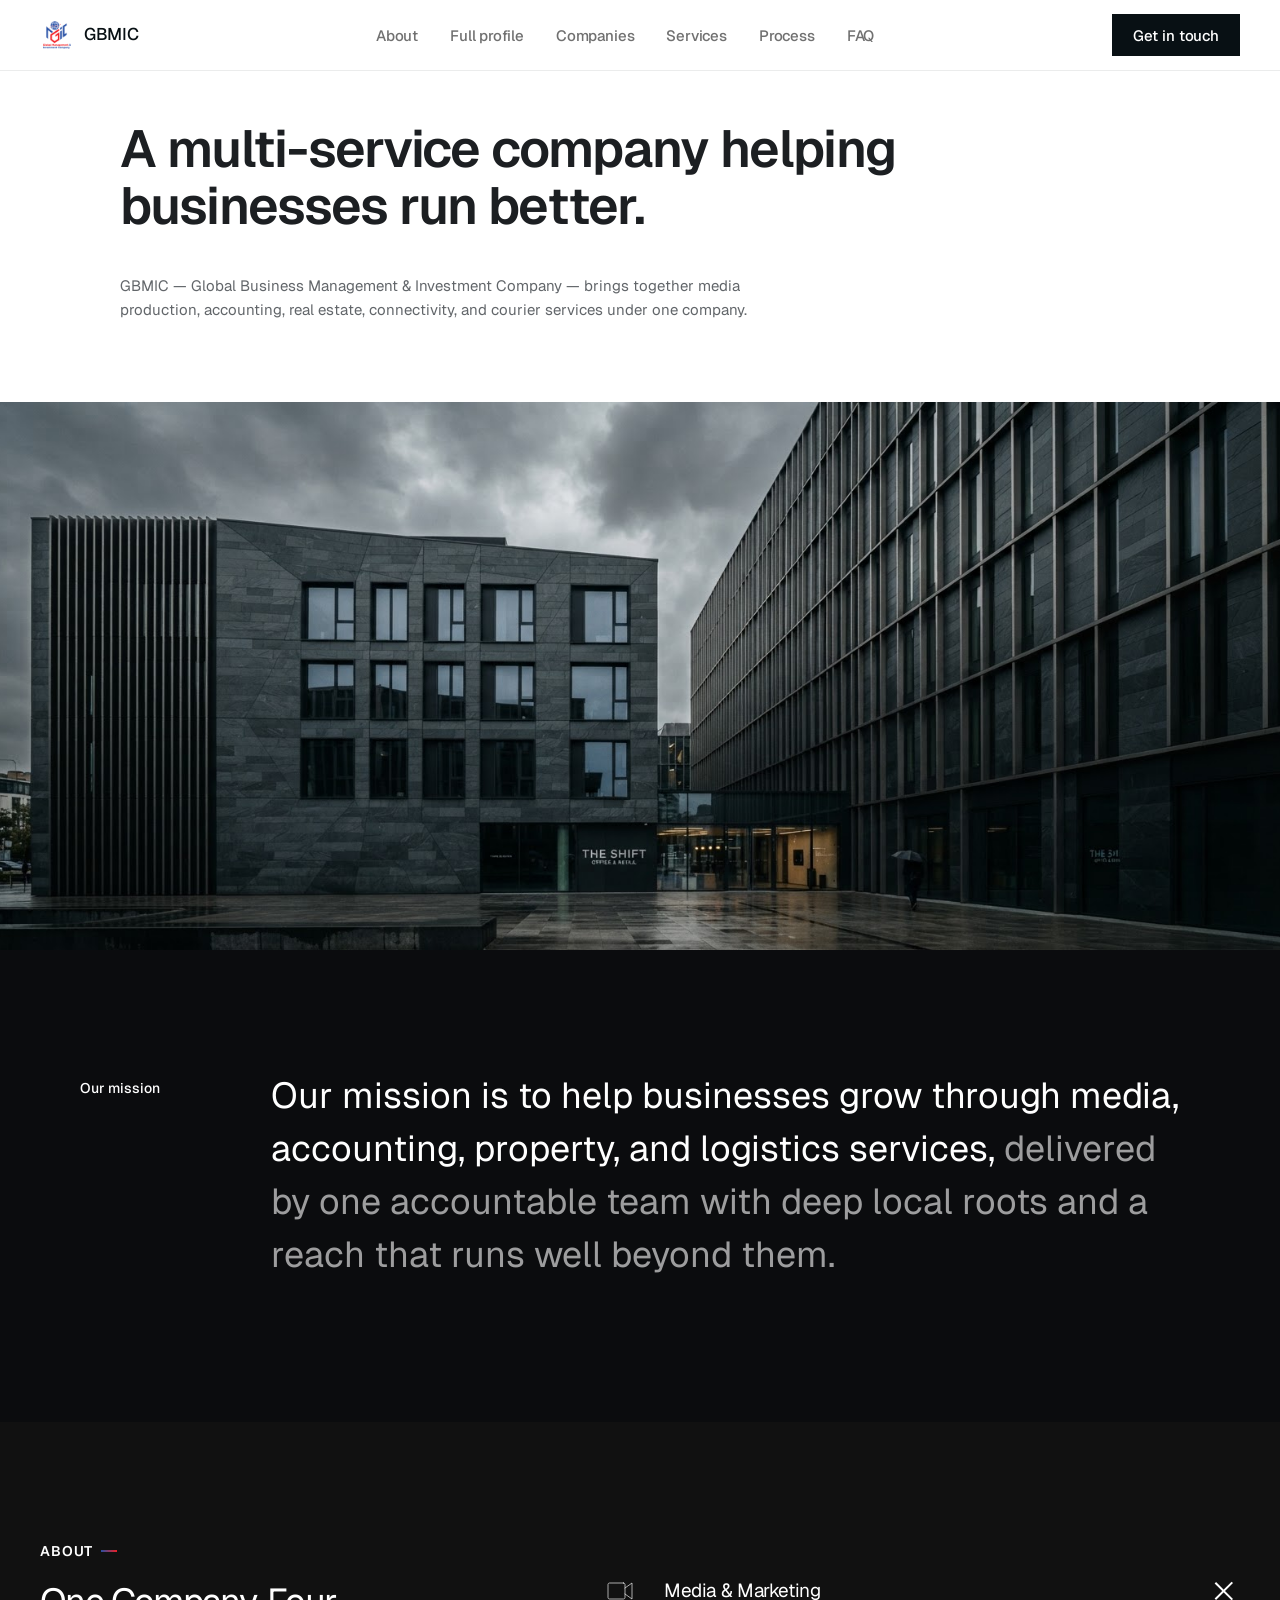
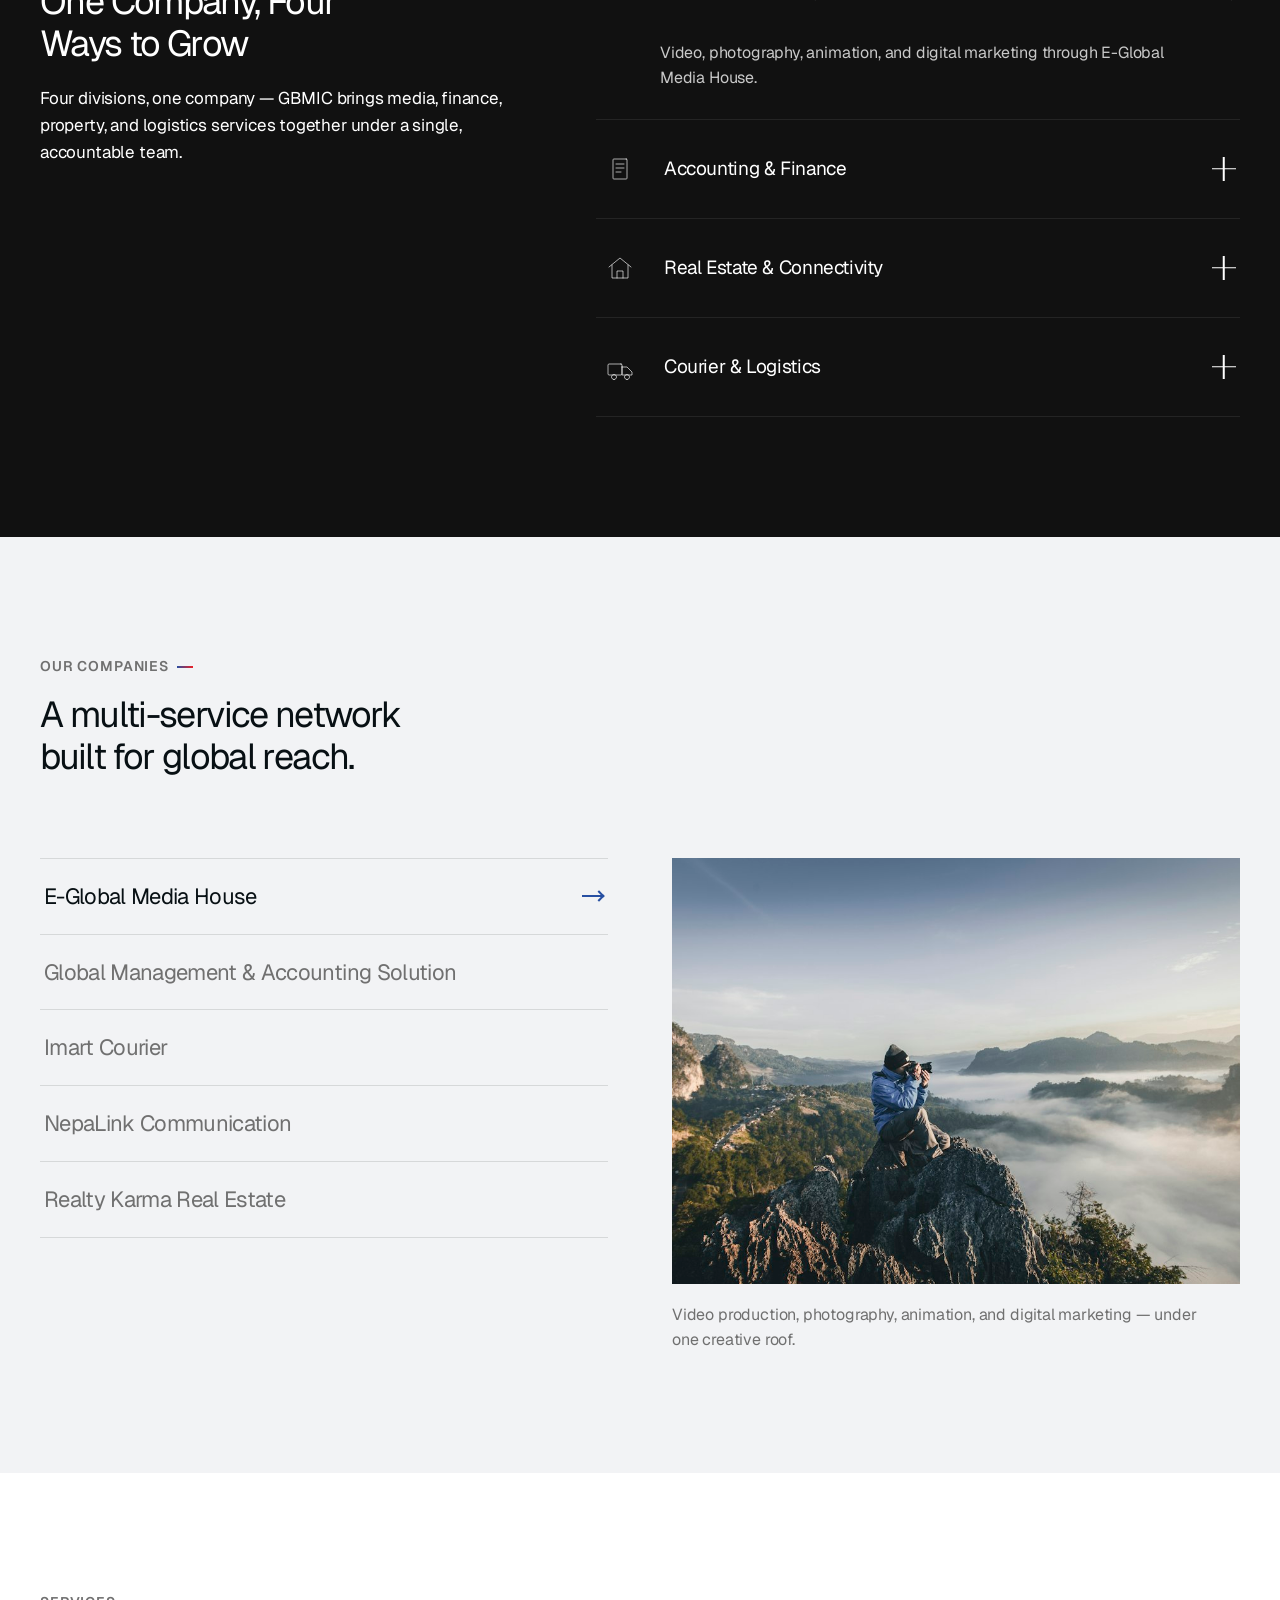
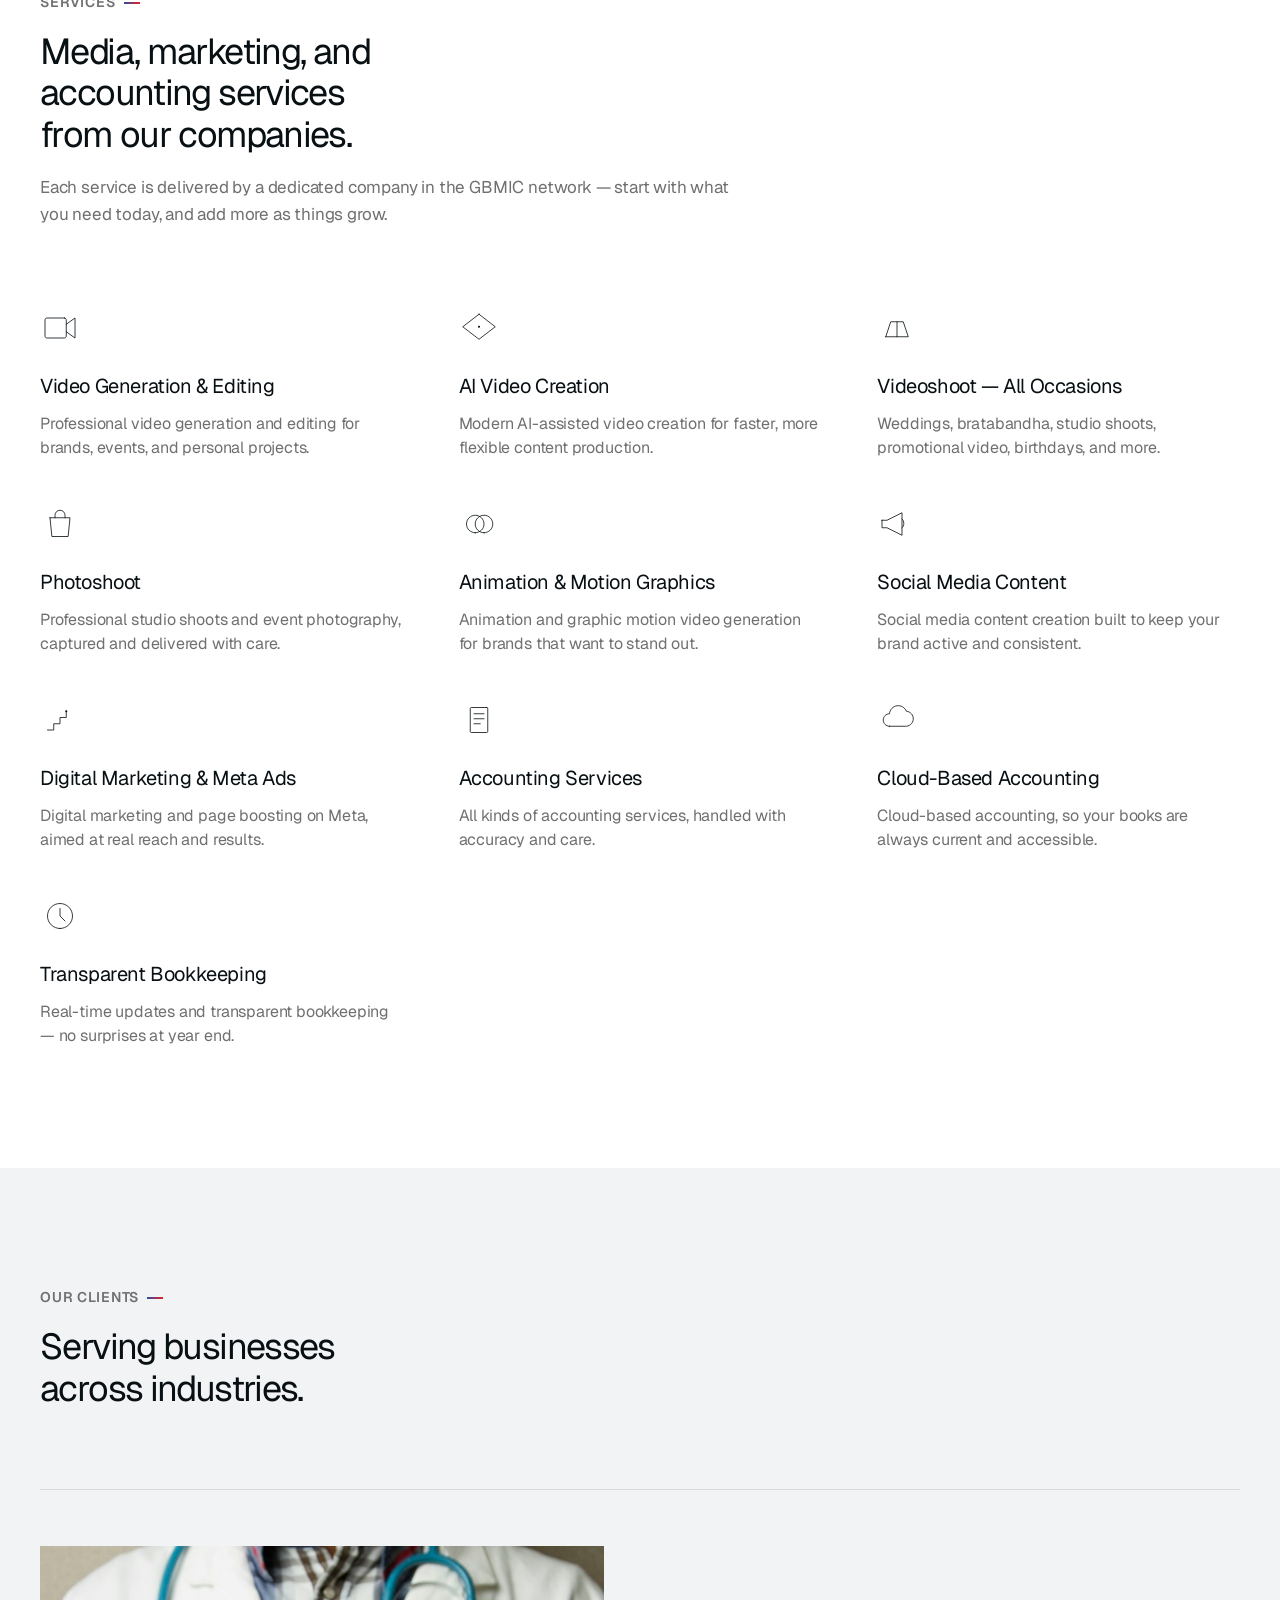
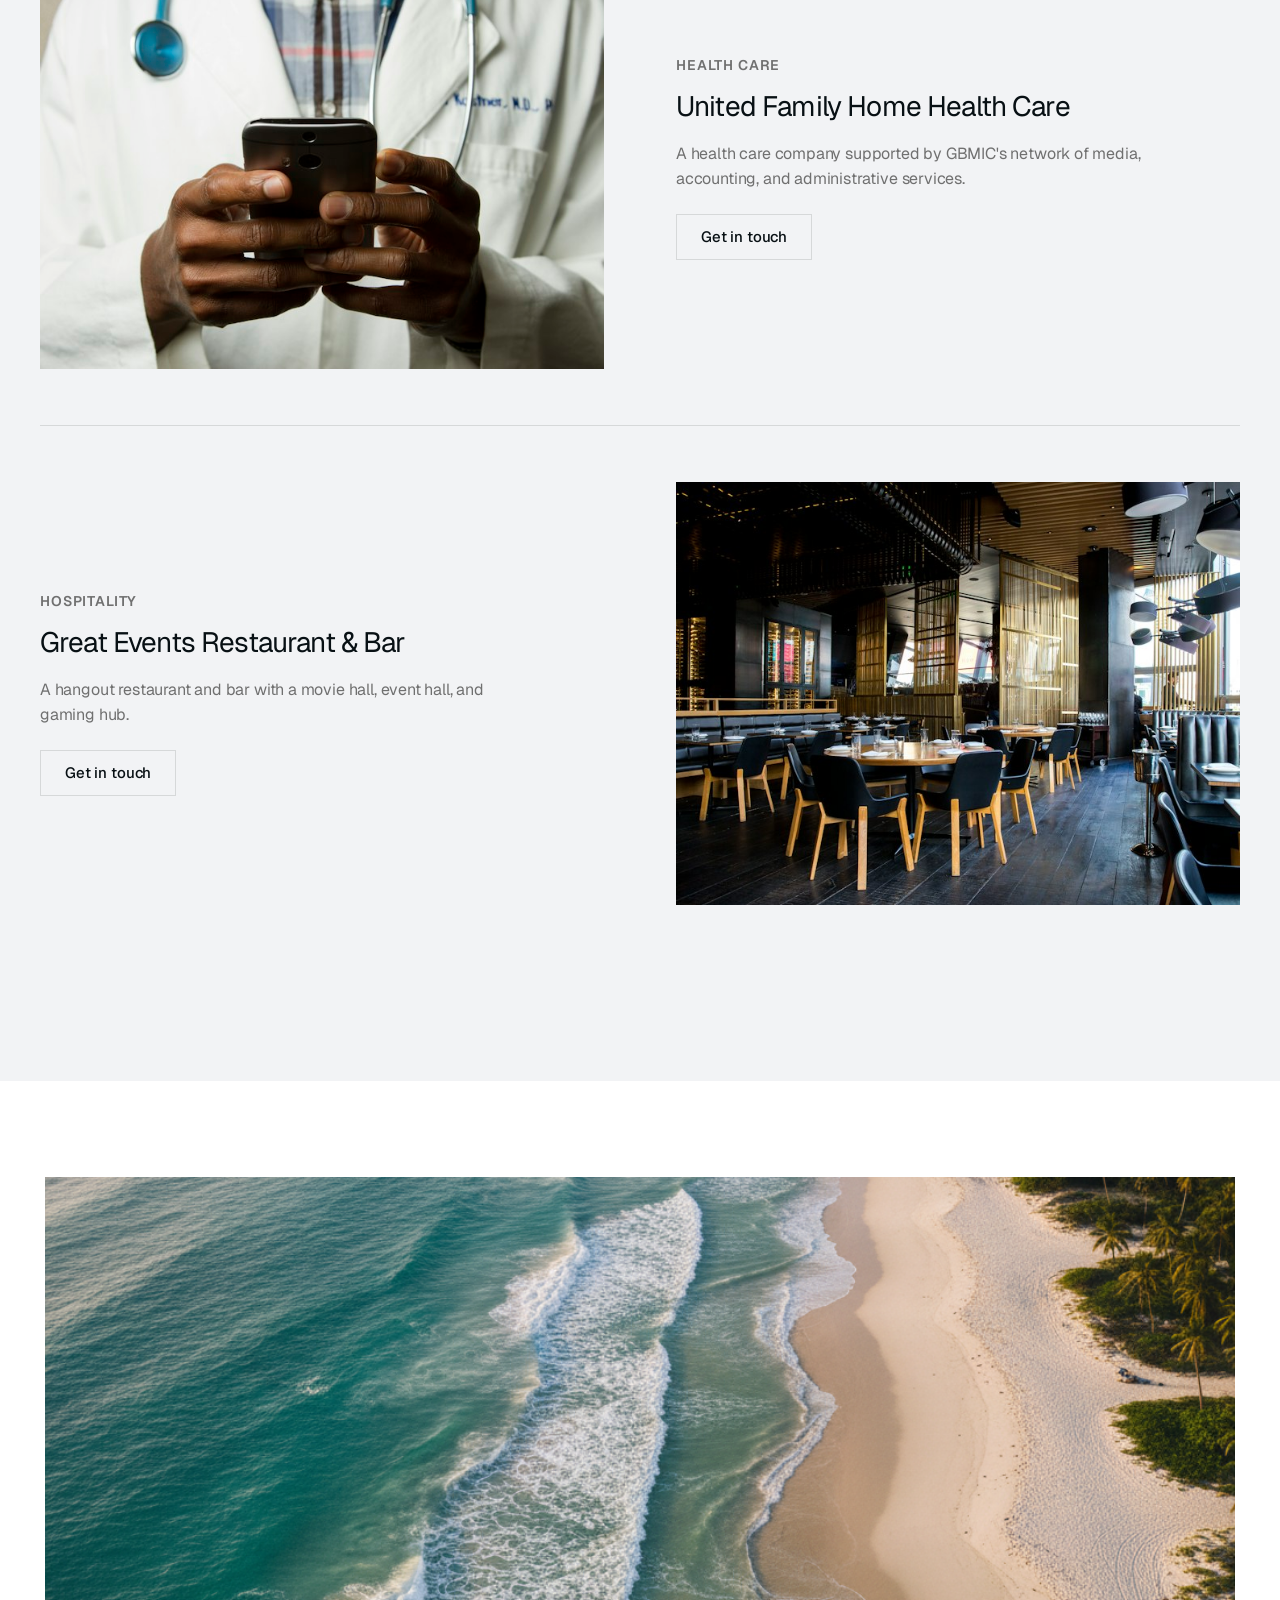
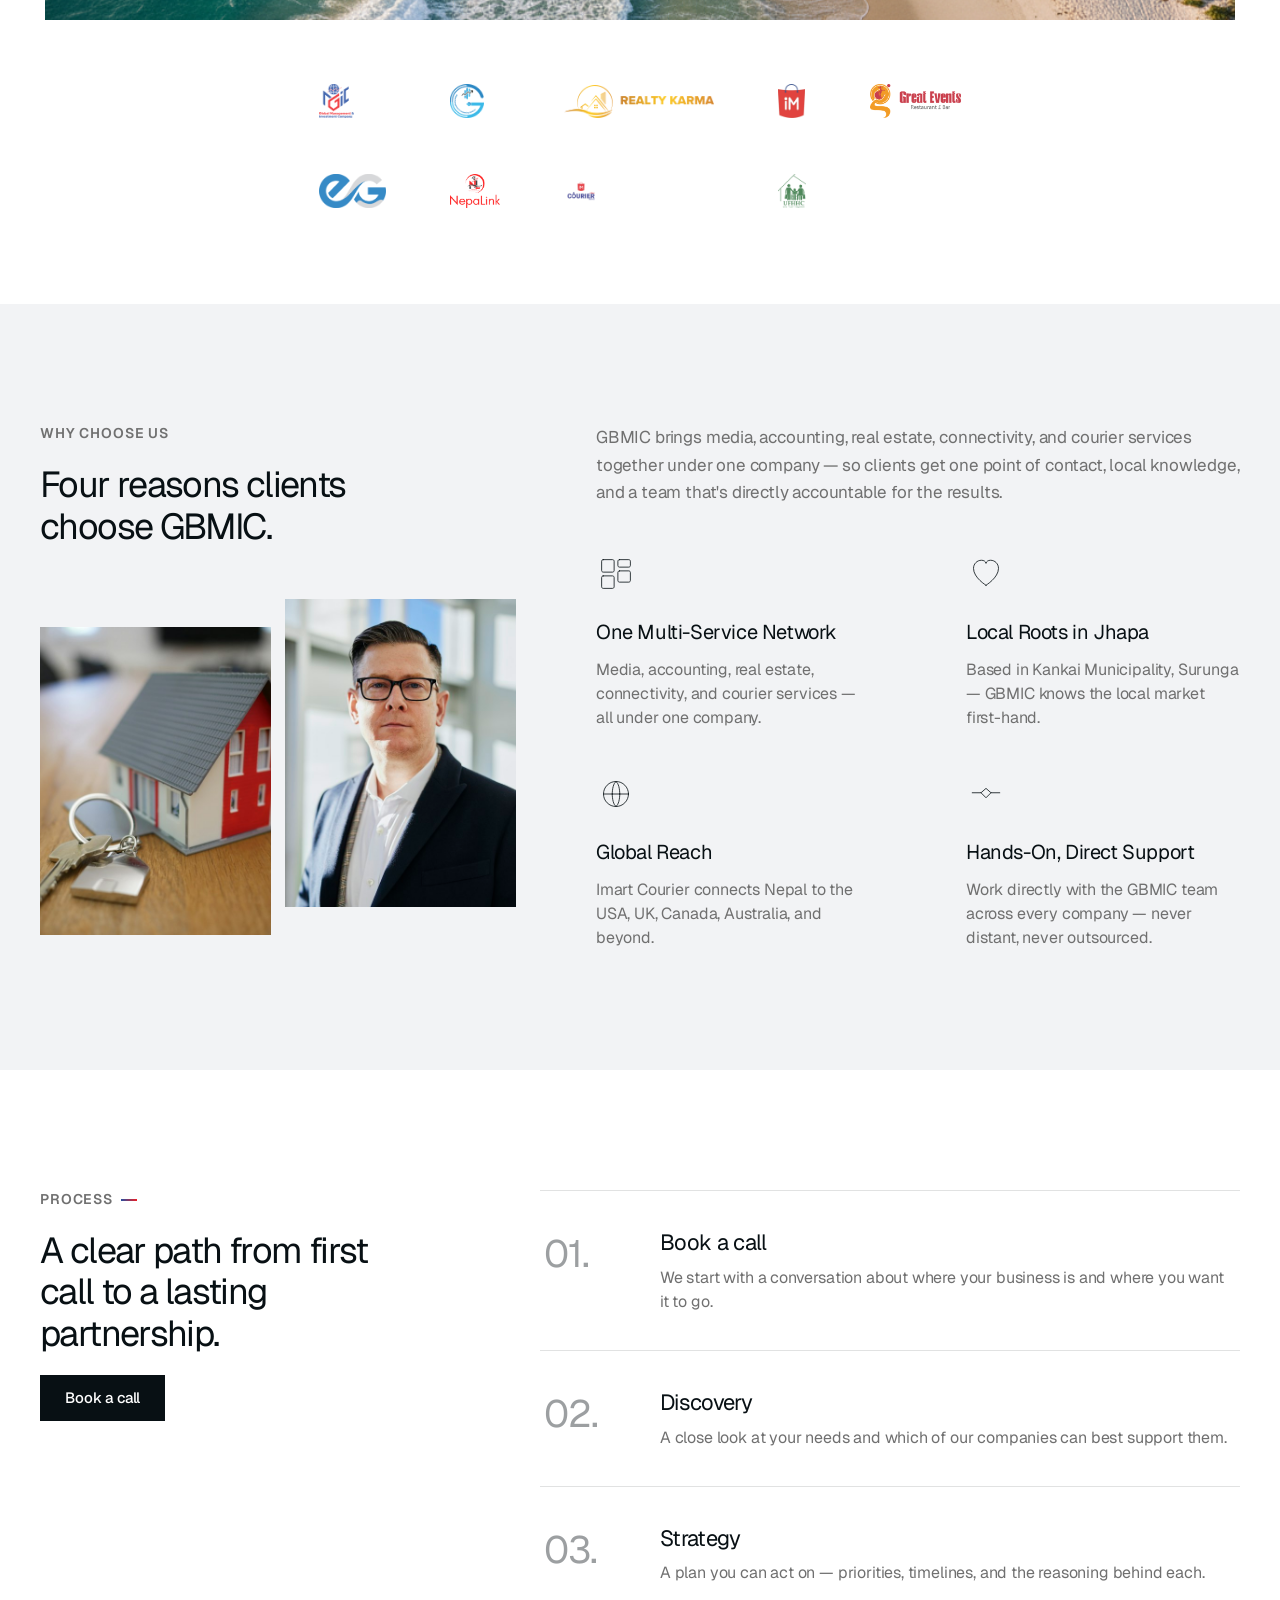
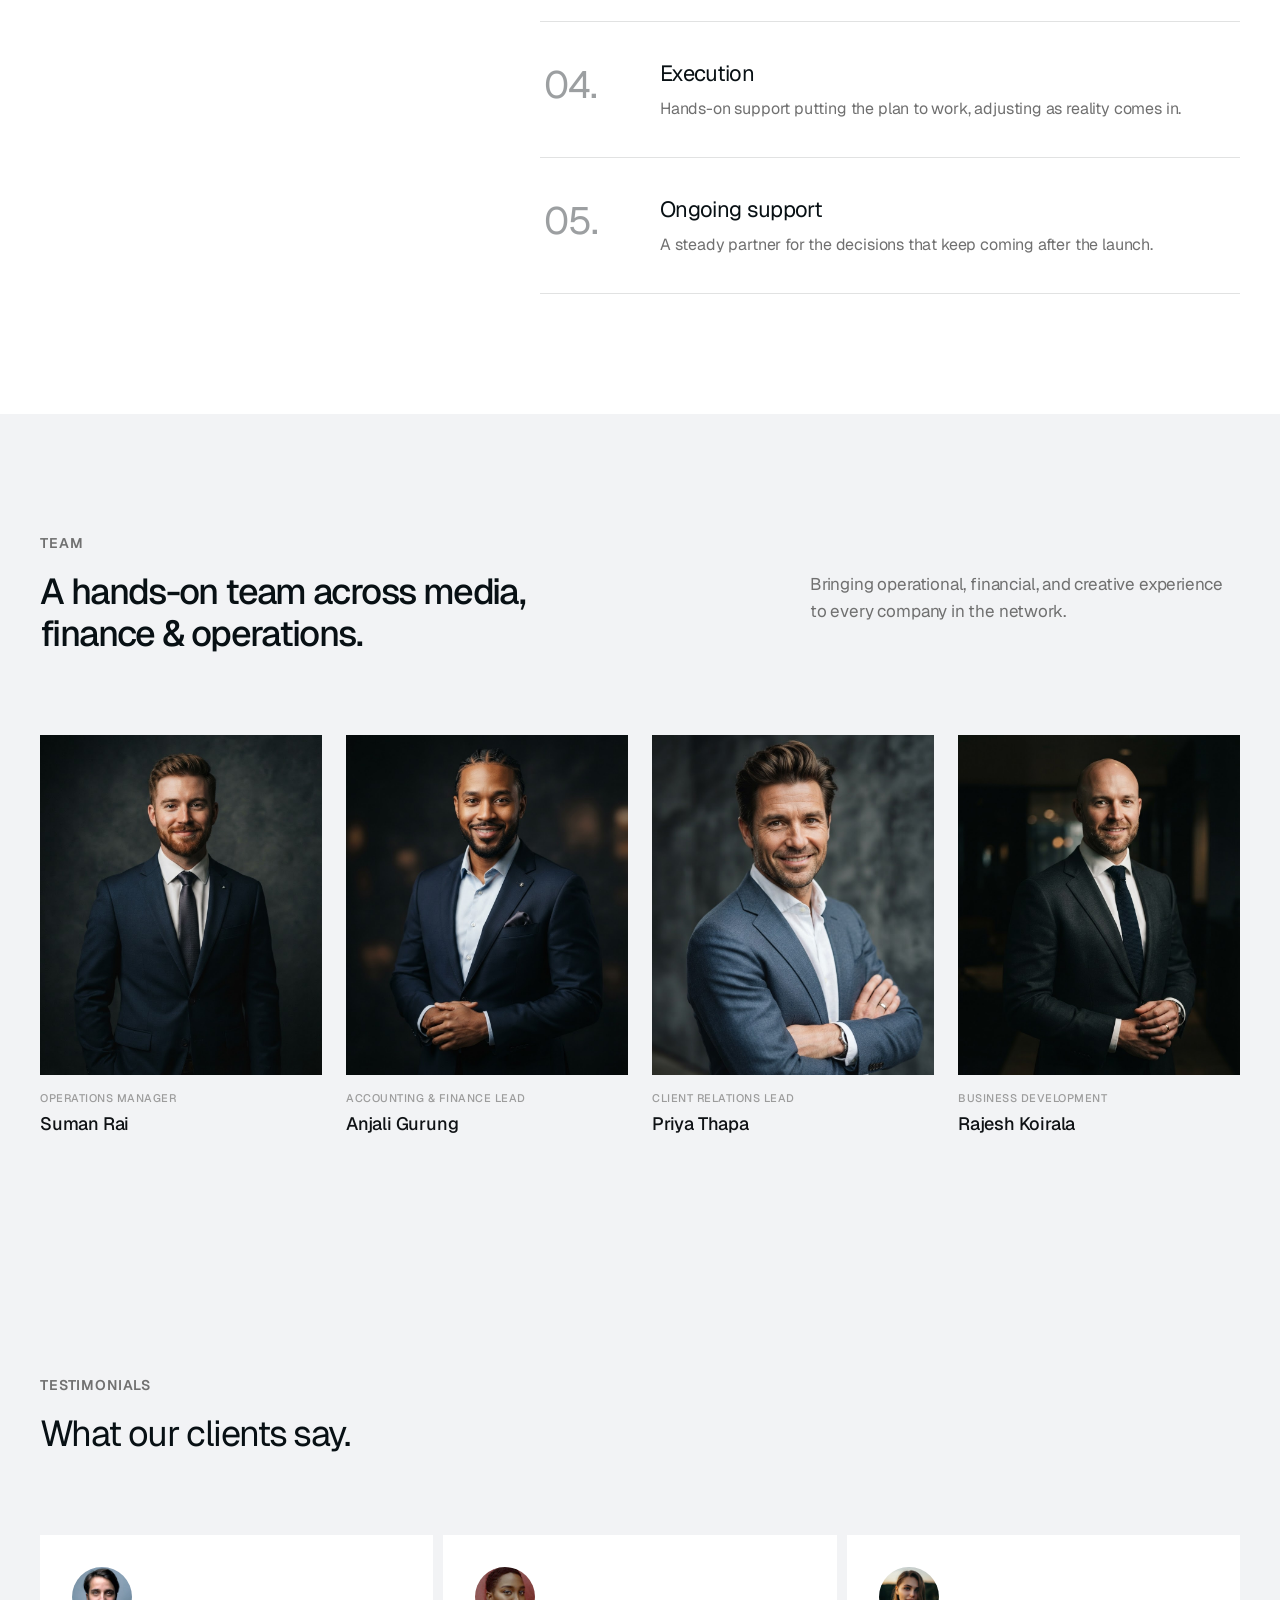
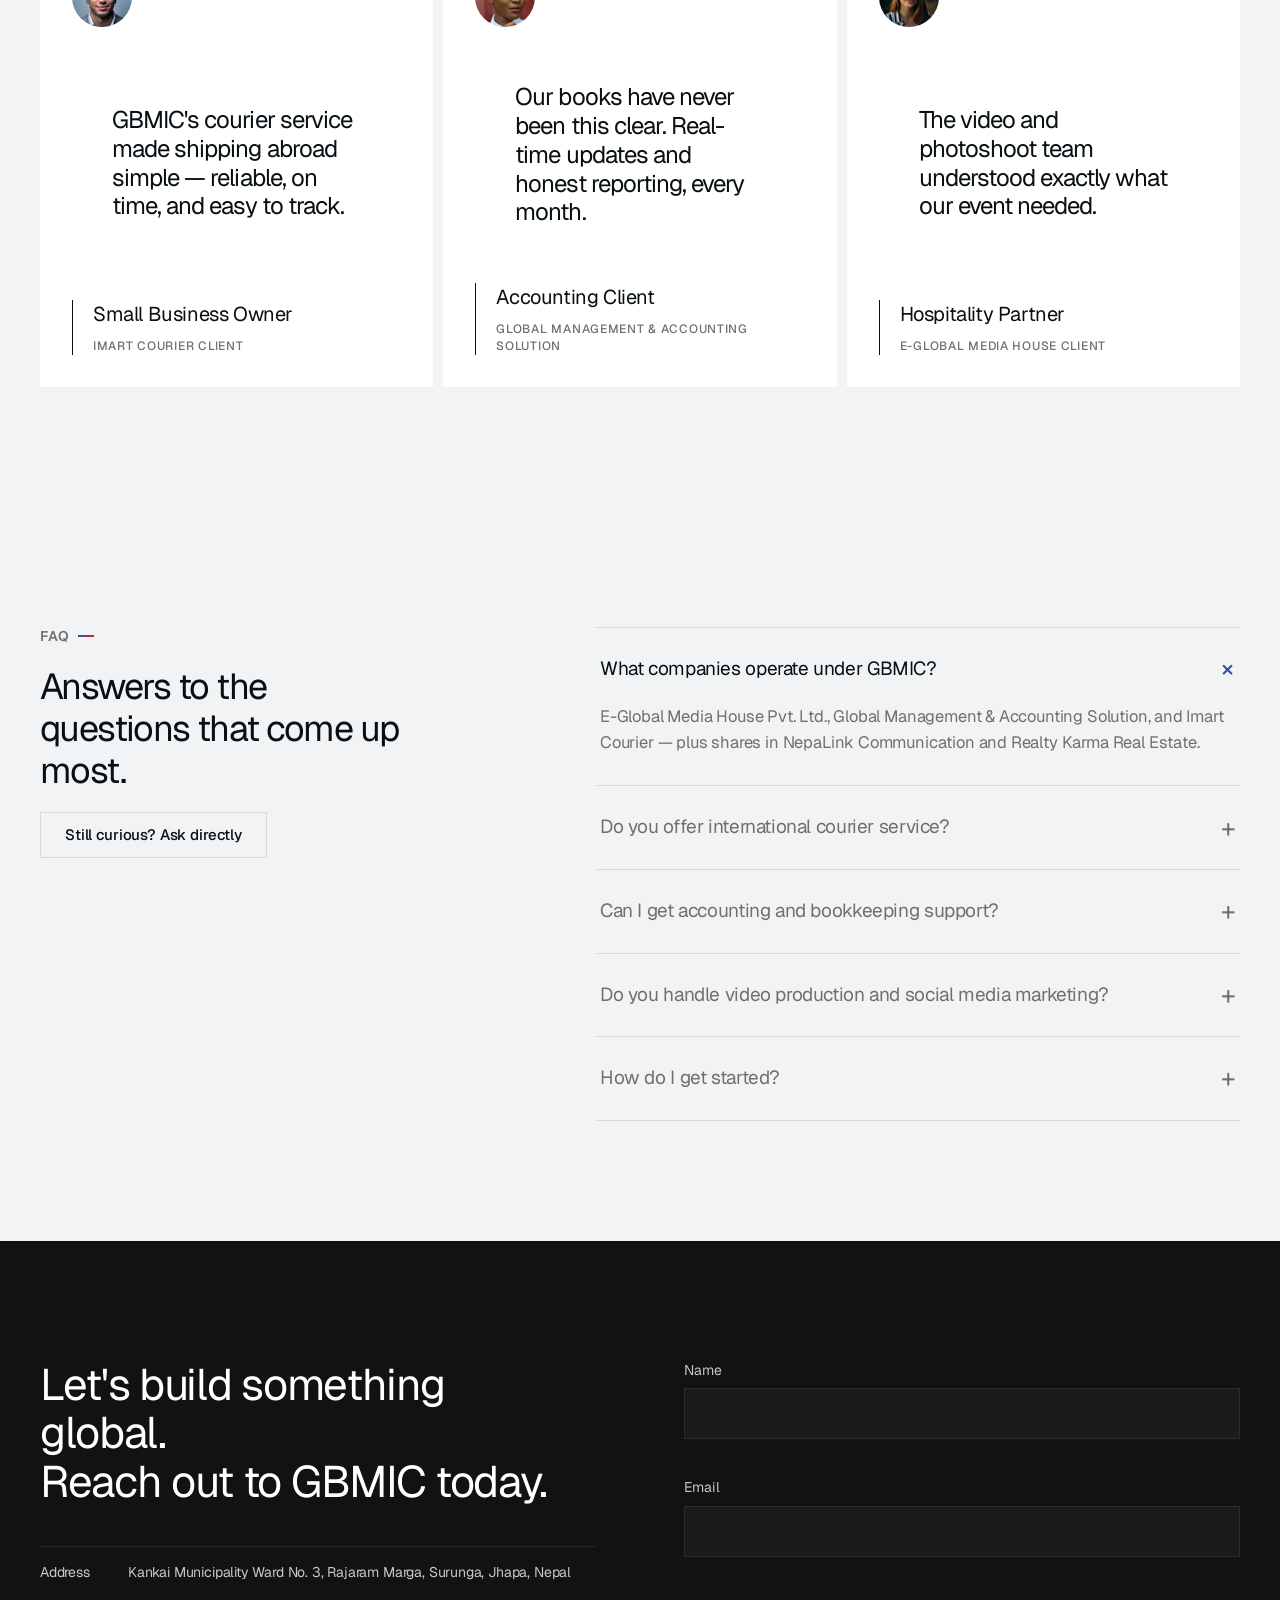
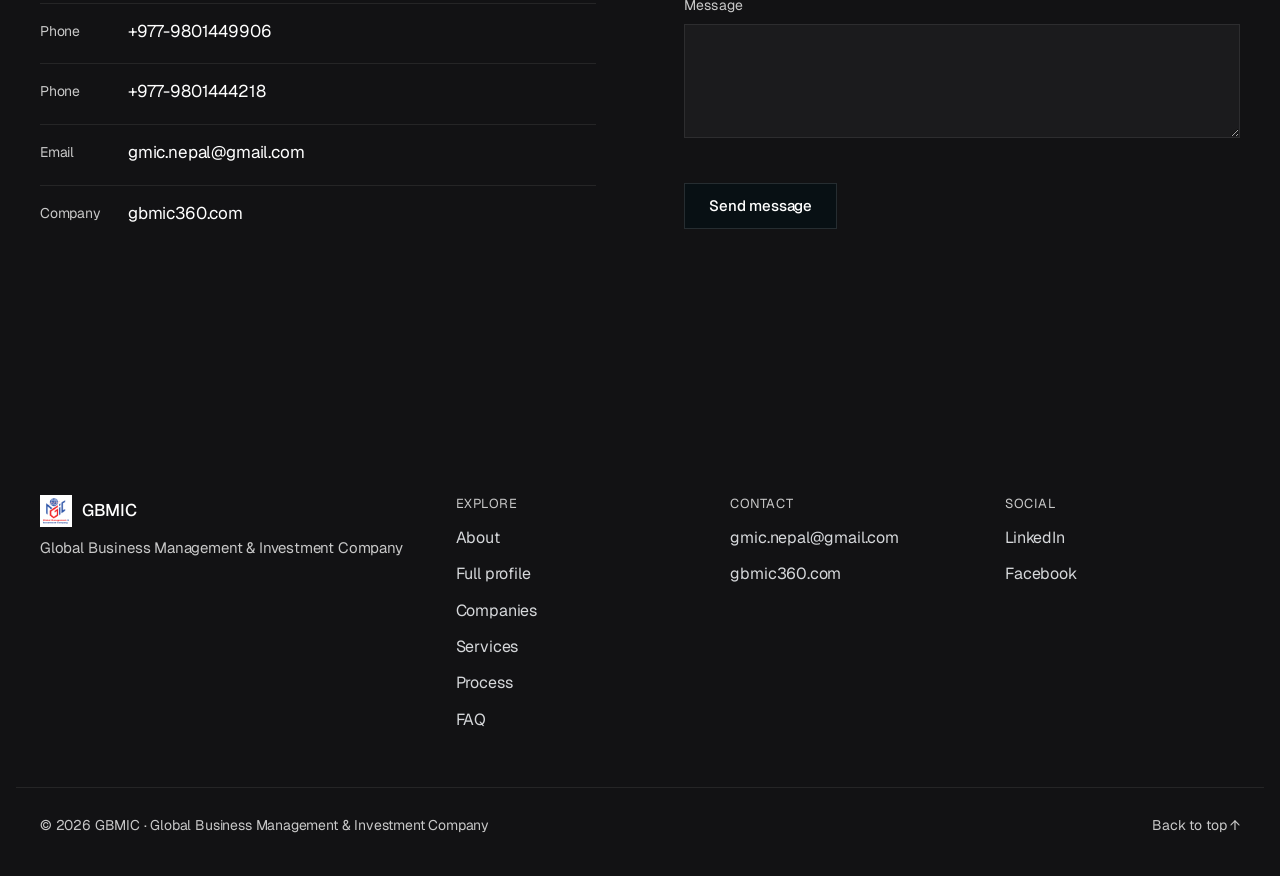
<file: index.html>
<!DOCTYPE html>
<html lang="en">
<head>
  <meta charset="UTF-8" />
  <script>document.documentElement.classList.add("js");</script>
  <meta name="viewport" content="width=device-width, initial-scale=1.0" />
  <title>GBMIC — Global Business Management &amp; Investment Company</title>
  <meta name="description" content="GBMIC (Global Business Management & Investment Company) is a multi-service company providing services across the globe — media, accounting, real estate, connectivity, and courier, based in Jhapa, Nepal." />

  <!-- Favicon -->
  <link rel="icon" href="assets/favicon.ico" sizes="any" />
  <link rel="icon" type="image/png" sizes="32x32" href="assets/favicon-32.png" />
  <link rel="icon" type="image/png" sizes="192x192" href="assets/favicon-192.png" />
  <link rel="apple-touch-icon" href="assets/apple-touch-icon.png" />

  <!-- Fonts -->
  <link rel="preconnect" href="https://fonts.googleapis.com" />
  <link rel="preconnect" href="https://fonts.gstatic.com" crossorigin />
  <link href="https://fonts.googleapis.com/css2?family=Geist:wght@400;500;600;700&display=swap" rel="stylesheet" />

  <link rel="stylesheet" href="css/styles.css?v=3" />
</head>
<body>
  <!-- ============ NAV ============ -->
  <header class="nav" data-nav>
    <div class="container nav__inner">
      <a href="#top" class="nav__brand" aria-label="GBMIC — home">
        <img src="assets/logo-icon.png" alt="GBMIC" class="nav__logo" width="34" height="34" />
        <span class="nav__wordmark">GBMIC</span>
      </a>
      <nav class="nav__links" aria-label="Primary">
        <a href="#about">About</a>
        <a href="about.html">Full profile</a>
        <a href="#ventures">Companies</a>
        <a href="#services">Services</a>
        <a href="#process">Process</a>
        <a href="#faq">FAQ</a>
      </nav>
      <a href="#contact" class="btn btn--dark nav__cta">Get in touch</a>
      <button class="nav__toggle" aria-label="Open menu" aria-expanded="false" data-menu-toggle>
        <span></span><span></span>
      </button>
    </div>
  </header>

  <main id="top">
    <!-- ============ HERO ============ -->
    <section class="showcase" id="showcase">
      <div class="showcase__inner">
        <div class="showcase__body" data-reveal-group>
          <h1 class="showcase__title" data-reveal>A multi-service company helping businesses run better.</h1>
          <p class="showcase__lead" data-reveal>
            GBMIC — Global Business Management &amp; Investment Company — brings together
            media production, accounting, real estate, connectivity, and courier services
            under one company.
          </p>
        </div>
      </div>
      <div class="showcase__media" data-reveal>
        <img src="assets/figma/hero-banner.jpg" alt="" width="1584" height="672" />
      </div>
    </section>

    <!-- ============ MISSION ============ -->
    <section class="mission" id="mission">
      <div class="mission__inner" data-reveal-group>
        <p class="mission__label" data-reveal>Our mission</p>
        <p class="mission__text" data-reveal>
          Our mission is to help businesses grow through media, accounting, property, and
          logistics services, <em>delivered by one accountable team with deep local roots
          and a reach that runs well beyond them.</em>
        </p>
      </div>
    </section>

    <!-- ============ ABOUT — Divisions ============ -->
    <section class="about" id="about">
      <div class="container aboutGrid">
        <div class="aboutGrid__head" data-reveal-group>
          <p class="eyebrow" data-reveal>About</p>
          <h2 class="h2" data-reveal>One Company, Four Ways to Grow</h2>
          <p class="aboutGrid__intro" data-reveal>Four divisions, one company — GBMIC brings media, finance, property, and logistics services together under a single, accountable team.</p>
        </div>

        <div class="aboutAcc" data-accordion data-reveal-group>
          <details class="aboutAcc__item" data-reveal open>
            <summary>
              <span class="aboutAcc__icon" aria-hidden="true">
                <img src="assets/figma/icons/pillar-1.svg" alt="" width="32" height="32" />
              </span>
              <span class="aboutAcc__title">Media &amp; Marketing</span>
              <span class="aboutAcc__toggle" aria-hidden="true"></span>
            </summary>
            <div class="aboutAcc__panel">
              <p class="aboutAcc__text">Video, photography, animation, and digital marketing through E-Global Media House.</p>
            </div>
          </details>

          <details class="aboutAcc__item" data-reveal>
            <summary>
              <span class="aboutAcc__icon" aria-hidden="true">
                <img src="assets/figma/icons/pillar-2.svg" alt="" width="32" height="32" />
              </span>
              <span class="aboutAcc__title">Accounting &amp; Finance</span>
              <span class="aboutAcc__toggle" aria-hidden="true"></span>
            </summary>
            <div class="aboutAcc__panel">
              <p class="aboutAcc__text">Cloud-based bookkeeping and transparent, real-time reporting for businesses of any size.</p>
            </div>
          </details>

          <details class="aboutAcc__item" data-reveal>
            <summary>
              <span class="aboutAcc__icon" aria-hidden="true">
                <img src="assets/figma/icons/pillar-3.svg" alt="" width="32" height="32" />
              </span>
              <span class="aboutAcc__title">Real Estate &amp; Connectivity</span>
              <span class="aboutAcc__toggle" aria-hidden="true"></span>
            </summary>
            <div class="aboutAcc__panel">
              <p class="aboutAcc__text">Property services and an internet service provider connecting homes and businesses across Jhapa.</p>
            </div>
          </details>

          <details class="aboutAcc__item" data-reveal>
            <summary>
              <span class="aboutAcc__icon" aria-hidden="true">
                <img src="assets/figma/icons/pillar-4.svg" alt="" width="32" height="32" />
              </span>
              <span class="aboutAcc__title">Courier &amp; Logistics</span>
              <span class="aboutAcc__toggle" aria-hidden="true"></span>
            </summary>
            <div class="aboutAcc__panel">
              <p class="aboutAcc__text">Imart Courier ships nationally and internationally — Nepal, USA, UK, Canada, and Australia.</p>
            </div>
          </details>
        </div>
      </div>
    </section>

    <!-- ============ OUR COMPANIES ============ -->
    <section class="biz section section--muted" id="ventures">
      <div class="container">
        <div class="section-head" data-reveal-group>
          <p class="eyebrow" data-reveal>Our Companies</p>
          <h2 class="h2" data-reveal>A multi-service network built for global reach.</h2>
        </div>

        <div class="bizExp" data-biz-explorer data-reveal-group>
          <div class="bizExp__list" role="tablist" aria-label="GBMIC companies" data-reveal>
            <button class="bizExp__item is-active" type="button" role="tab" aria-selected="true" aria-controls="bizExpPanel" data-biz-tab data-index="0"
                    data-text="Video production, photography, animation, and digital marketing — under one creative roof.">
              <span class="bizExp__name">E-Global Media House</span>
              <span class="bizExp__mark" aria-hidden="true"></span>
            </button>
            <button class="bizExp__item" type="button" role="tab" aria-selected="false" aria-controls="bizExpPanel" data-biz-tab data-index="1"
                    data-text="Full-service accounting, cloud-based bookkeeping, and transparent real-time reporting.">
              <span class="bizExp__name">Global Management &amp; Accounting Solution</span>
              <span class="bizExp__mark" aria-hidden="true"></span>
            </button>
            <button class="bizExp__item" type="button" role="tab" aria-selected="false" aria-controls="bizExpPanel" data-biz-tab data-index="2"
                    data-text="National and international courier — Nepal, USA, UK, Canada, Australia, and beyond.">
              <span class="bizExp__name">Imart Courier</span>
              <span class="bizExp__mark" aria-hidden="true"></span>
            </button>
            <button class="bizExp__item" type="button" role="tab" aria-selected="false" aria-controls="bizExpPanel" data-biz-tab data-index="3"
                    data-text="Internet service provider connecting homes and businesses across Jhapa — GBMIC shares.">
              <span class="bizExp__name">NepaLink Communication</span>
              <span class="bizExp__mark" aria-hidden="true"></span>
            </button>
            <button class="bizExp__item" type="button" role="tab" aria-selected="false" aria-controls="bizExpPanel" data-biz-tab data-index="4"
                    data-text="Property listing, buying, and selling — commercial and residential — GBMIC shares.">
              <span class="bizExp__name">Realty Karma Real Estate</span>
              <span class="bizExp__mark" aria-hidden="true"></span>
            </button>
          </div>

          <div class="bizExp__panel" id="bizExpPanel" role="tabpanel" data-reveal>
            <div class="bizExp__media">
              <img class="is-shown" data-biz-img data-index="0" src="assets/figma/company-1.png" alt="" width="900" height="675" />
              <img data-biz-img data-index="1" src="assets/figma/company-2.png" alt="" loading="lazy" width="900" height="675" />
              <img data-biz-img data-index="2" src="assets/figma/company-3.png" alt="" loading="lazy" width="900" height="675" />
              <img data-biz-img data-index="3" src="assets/figma/company-4.png" alt="" loading="lazy" width="900" height="675" />
              <img data-biz-img data-index="4" src="assets/figma/company-5.png" alt="" loading="lazy" width="900" height="675" />
            </div>
            <p class="bizExp__text" data-biz-text>Video production, photography, animation, and digital marketing — under one creative roof.</p>
          </div>
        </div>
      </div>
    </section>

    <!-- ============ SERVICES ============ -->
    <section class="services section section--white" id="services">
      <div class="container">
        <div class="section-head" data-reveal-group>
          <p class="eyebrow" data-reveal>Services</p>
          <h2 class="h2" data-reveal>
            Media, marketing, and accounting services from our companies.
          </h2>
          <p class="section__intro" data-reveal>Each service is delivered by a dedicated company in the GBMIC network — start with what you need today, and add more as things grow.</p>
        </div>

        <div class="tileGrid tileGrid--3" data-reveal-group>
          <div class="tile" data-reveal>
            <span class="tile__mark" aria-hidden="true"><img src="assets/figma/icons/service-1.svg" alt="" width="40" height="40" /></span>
            <div class="tile__body">
              <h3 class="tile__title">Video Generation &amp; Editing</h3>
              <p class="tile__text">Professional video generation and editing for brands, events, and personal projects.</p>
            </div>
          </div>

          <div class="tile" data-reveal>
            <span class="tile__mark" aria-hidden="true"><img src="assets/figma/icons/service-2.svg" alt="" width="40" height="40" /></span>
            <div class="tile__body">
              <h3 class="tile__title">AI Video Creation</h3>
              <p class="tile__text">Modern AI-assisted video creation for faster, more flexible content production.</p>
            </div>
          </div>

          <div class="tile" data-reveal>
            <span class="tile__mark" aria-hidden="true"><img src="assets/figma/icons/service-3.svg" alt="" width="40" height="40" /></span>
            <div class="tile__body">
              <h3 class="tile__title">Videoshoot — All Occasions</h3>
              <p class="tile__text">Weddings, bratabandha, studio shoots, promotional video, birthdays, and more.</p>
            </div>
          </div>

          <div class="tile" data-reveal>
            <span class="tile__mark" aria-hidden="true"><img src="assets/figma/icons/service-4.svg" alt="" width="40" height="40" /></span>
            <div class="tile__body">
              <h3 class="tile__title">Photoshoot</h3>
              <p class="tile__text">Professional studio shoots and event photography, captured and delivered with care.</p>
            </div>
          </div>

          <div class="tile" data-reveal>
            <span class="tile__mark" aria-hidden="true"><img src="assets/figma/icons/service-5.svg" alt="" width="40" height="40" /></span>
            <div class="tile__body">
              <h3 class="tile__title">Animation &amp; Motion Graphics</h3>
              <p class="tile__text">Animation and graphic motion video generation for brands that want to stand out.</p>
            </div>
          </div>

          <div class="tile" data-reveal>
            <span class="tile__mark" aria-hidden="true"><img src="assets/figma/icons/service-6.svg" alt="" width="40" height="40" /></span>
            <div class="tile__body">
              <h3 class="tile__title">Social Media Content</h3>
              <p class="tile__text">Social media content creation built to keep your brand active and consistent.</p>
            </div>
          </div>

          <div class="tile" data-reveal>
            <span class="tile__mark" aria-hidden="true"><img src="assets/figma/icons/service-7.svg" alt="" width="40" height="40" /></span>
            <div class="tile__body">
              <h3 class="tile__title">Digital Marketing &amp; Meta Ads</h3>
              <p class="tile__text">Digital marketing and page boosting on Meta, aimed at real reach and results.</p>
            </div>
          </div>

          <div class="tile" data-reveal>
            <span class="tile__mark" aria-hidden="true"><img src="assets/figma/icons/service-8.svg" alt="" width="40" height="40" /></span>
            <div class="tile__body">
              <h3 class="tile__title">Accounting Services</h3>
              <p class="tile__text">All kinds of accounting services, handled with accuracy and care.</p>
            </div>
          </div>

          <div class="tile" data-reveal>
            <span class="tile__mark" aria-hidden="true"><img src="assets/figma/icons/service-9.svg" alt="" width="40" height="40" /></span>
            <div class="tile__body">
              <h3 class="tile__title">Cloud-Based Accounting</h3>
              <p class="tile__text">Cloud-based accounting, so your books are always current and accessible.</p>
            </div>
          </div>

          <div class="tile" data-reveal>
            <span class="tile__mark" aria-hidden="true"><img src="assets/figma/icons/service-10.svg" alt="" width="40" height="40" /></span>
            <div class="tile__body">
              <h3 class="tile__title">Transparent Bookkeeping</h3>
              <p class="tile__text">Real-time updates and transparent bookkeeping — no surprises at year end.</p>
            </div>
          </div>
        </div>
      </div>
    </section>

    <!-- ============ OUR CLIENTS ============ -->
    <section class="who section section--muted" id="who-we-serve">
      <div class="container">
        <div class="section-head" data-reveal-group>
          <p class="eyebrow" data-reveal>Our Clients</p>
          <h2 class="h2" data-reveal>Serving businesses across industries.</h2>
        </div>

        <div class="featureRows">
          <div class="featureRow" data-reveal>
            <div class="featureRow__media">
              <img src="assets/figma/client-healthcare.png" alt="" loading="lazy" width="700" height="525" />
            </div>
            <div class="featureRow__body">
              <p class="featureRow__num">Health Care</p>
              <h3 class="featureRow__title">United Family Home Health Care</h3>
              <p class="featureRow__text">A health care company supported by GBMIC's network of media, accounting, and administrative services.</p>
              <a href="#contact" class="btn btn--ghost">Get in touch</a>
            </div>
          </div>

          <div class="featureRow featureRow--reverse" data-reveal>
            <div class="featureRow__media">
              <img src="assets/figma/client-restaurant.png" alt="" loading="lazy" width="700" height="525" />
            </div>
            <div class="featureRow__body">
              <p class="featureRow__num">Hospitality</p>
              <h3 class="featureRow__title">Great Events Restaurant &amp; Bar</h3>
              <p class="featureRow__text">A hangout restaurant and bar with a movie hall, event hall, and gaming hub.</p>
              <a href="#contact" class="btn btn--ghost">Get in touch</a>
            </div>
          </div>
        </div>
      </div>
    </section>

    <!-- ============ BANNER + LOGO STRIP ============ -->
    <section class="logoStrip" id="network">
      <div class="logoStrip__banner" data-reveal>
        <img src="assets/figma/banner-coast.png" alt="" loading="lazy" width="1024" height="1024" />
      </div>
      <div class="container logoStrip__row" data-reveal>
        <img class="logoStrip__img" src="assets/logos/gbmic.png" alt="GBMIC" loading="lazy" width="640" height="628" />
        <img class="logoStrip__img" src="assets/logos/gmas.png" alt="Global Management &amp; Accounting Solution" loading="lazy" width="639" height="640" />
        <img class="logoStrip__img" src="assets/logos/realty-karma.png" alt="Realty Karma Real Estate" loading="lazy" width="640" height="142" />
        <img class="logoStrip__img" src="assets/logos/imart-logistics.png" alt="Imart Logistics" loading="lazy" width="510" height="640" />
        <img class="logoStrip__img" src="assets/logos/great-events.png" alt="Great Events Restaurant &amp; Bar" loading="lazy" width="640" height="239" />
        <img class="logoStrip__img" src="assets/logos/e-global.png" alt="E-Global Media House" loading="lazy" width="640" height="327" />
        <img class="logoStrip__img" src="assets/logos/nepalink.png" alt="NepaLink Communication" loading="lazy" width="640" height="436" />
        <img class="logoStrip__img" src="assets/logos/imart-curier.png" alt="Imart Courier" loading="lazy" width="640" height="640" />
        <img class="logoStrip__img" src="assets/logos/ufhhc.png" alt="United Family Home Health Care LLC" loading="lazy" width="532" height="640" />
      </div>
    </section>

    <!-- ============ WHY CHOOSE US ============ -->
    <section class="why section" id="why-choose-us">
      <div class="container whyGrid">
        <div class="whyGrid__head" data-reveal-group>
          <p class="eyebrow eyebrow--plain" data-reveal>Why Choose Us</p>
          <h2 class="h2" data-reveal>Four reasons clients choose GBMIC.</h2>
          <div class="whyGrid__photos" data-reveal>
            <div class="whyGrid__photo">
              <img src="assets/figma/why-1.png" alt="" loading="lazy" width="500" height="660" />
            </div>
            <div class="whyGrid__photo">
              <img src="assets/figma/why-2.png" alt="" loading="lazy" width="500" height="660" />
            </div>
          </div>
        </div>

        <div class="whyGrid__content">
          <p class="whyGrid__intro" data-reveal>GBMIC brings media, accounting, real estate, connectivity, and courier services together under one company — so clients get one point of contact, local knowledge, and a team that's directly accountable for the results.</p>
          <div class="tileGrid" data-reveal-group>
            <div class="tile" data-reveal>
              <span class="tile__mark" aria-hidden="true"><img src="assets/figma/icons/why-1.svg" alt="" width="40" height="40" /></span>
              <div class="tile__body">
                <h3 class="tile__title">One Multi-Service Network</h3>
                <p class="tile__text">Media, accounting, real estate, connectivity, and courier services — all under one company.</p>
              </div>
            </div>

            <div class="tile" data-reveal>
              <span class="tile__mark" aria-hidden="true"><img src="assets/figma/icons/why-2.svg" alt="" width="40" height="40" /></span>
              <div class="tile__body">
                <h3 class="tile__title">Local Roots in Jhapa</h3>
                <p class="tile__text">Based in Kankai Municipality, Surunga — GBMIC knows the local market first-hand.</p>
              </div>
            </div>

            <div class="tile" data-reveal>
              <span class="tile__mark" aria-hidden="true"><img src="assets/figma/icons/why-3.svg" alt="" width="40" height="40" /></span>
              <div class="tile__body">
                <h3 class="tile__title">Global Reach</h3>
                <p class="tile__text">Imart Courier connects Nepal to the USA, UK, Canada, Australia, and beyond.</p>
              </div>
            </div>

            <div class="tile" data-reveal>
              <span class="tile__mark" aria-hidden="true"><img src="assets/figma/icons/why-4.svg" alt="" width="40" height="40" /></span>
              <div class="tile__body">
                <h3 class="tile__title">Hands-On, Direct Support</h3>
                <p class="tile__text">Work directly with the GBMIC team across every company — never distant, never outsourced.</p>
              </div>
            </div>
          </div>
        </div>
      </div>
    </section>

    <!-- ============ PROCESS ============ -->
    <section class="process section section--white" id="process">
      <div class="container process__grid">
        <div class="process__intro" data-reveal-group>
          <p class="eyebrow" data-reveal>Process</p>
          <h2 class="h2" data-reveal>
            A clear path from first call to a lasting partnership.
          </h2>
          <a href="#contact" class="btn btn--dark" data-reveal>Book a call</a>
        </div>

        <ol class="steps" data-reveal-group>
          <li class="step" data-reveal>
            <span class="step__num">01.</span>
            <div class="step__body">
              <h3 class="step__title">Book a call</h3>
              <p class="step__text">We start with a conversation about where your business is and where you want it to go.</p>
            </div>
          </li>
          <li class="step" data-reveal>
            <span class="step__num">02.</span>
            <div class="step__body">
              <h3 class="step__title">Discovery</h3>
              <p class="step__text">A close look at your needs and which of our companies can best support them.</p>
            </div>
          </li>
          <li class="step" data-reveal>
            <span class="step__num">03.</span>
            <div class="step__body">
              <h3 class="step__title">Strategy</h3>
              <p class="step__text">A plan you can act on — priorities, timelines, and the reasoning behind each.</p>
            </div>
          </li>
          <li class="step" data-reveal>
            <span class="step__num">04.</span>
            <div class="step__body">
              <h3 class="step__title">Execution</h3>
              <p class="step__text">Hands-on support putting the plan to work, adjusting as reality comes in.</p>
            </div>
          </li>
          <li class="step" data-reveal>
            <span class="step__num">05.</span>
            <div class="step__body">
              <h3 class="step__title">Ongoing support</h3>
              <p class="step__text">A steady partner for the decisions that keep coming after the launch.</p>
            </div>
          </li>
        </ol>
      </div>
    </section>

    <!-- ============ TEAM ============ -->
    <!-- Placeholder members below — swap in real names, roles, and photos. -->
    <section class="team section" id="team">
      <div class="container">
        <div class="section-head" data-reveal-group>
          <p class="eyebrow eyebrow--plain" data-reveal>Team</p>
          <div class="team__row" data-reveal>
            <h2 class="h2 team__title">A hands-on team across <em>media, finance &amp; operations</em>.</h2>
            <p class="team__intro">Bringing operational, financial, and creative experience to every company in the network.</p>
          </div>
        </div>

        <div class="teamGrid" data-reveal-group>
          <article class="teamCard" data-reveal>
            <div class="teamCard__media">
              <img src="assets/figma/team-1.png" alt="" loading="lazy" width="928" height="1152" />
            </div>
            <div class="teamCard__meta">
              <span class="teamCard__name">Suman Rai</span>
              <span class="teamCard__role">Operations Manager</span>
            </div>
          </article>

          <article class="teamCard" data-reveal>
            <div class="teamCard__media">
              <img src="assets/figma/team-2.png" alt="" loading="lazy" width="928" height="1152" />
            </div>
            <div class="teamCard__meta">
              <span class="teamCard__name">Anjali Gurung</span>
              <span class="teamCard__role">Accounting &amp; Finance Lead</span>
            </div>
          </article>

          <article class="teamCard" data-reveal>
            <div class="teamCard__media">
              <img src="assets/figma/team-3.png" alt="" loading="lazy" width="928" height="1152" />
            </div>
            <div class="teamCard__meta">
              <span class="teamCard__name">Priya Thapa</span>
              <span class="teamCard__role">Client Relations Lead</span>
            </div>
          </article>

          <article class="teamCard" data-reveal>
            <div class="teamCard__media">
              <img src="assets/figma/team-4.png" alt="" loading="lazy" width="928" height="1152" />
            </div>
            <div class="teamCard__meta">
              <span class="teamCard__name">Rajesh Koirala</span>
              <span class="teamCard__role">Business Development</span>
            </div>
          </article>
        </div>
      </div>
    </section>

    <!-- ============ TESTIMONIALS ============ -->
    <!-- Placeholder quotes below — swap in real client testimonials when available. -->
    <section class="testi section section--muted" id="testimonials">
      <div class="container">
        <div class="section-head" data-reveal-group>
          <p class="eyebrow eyebrow--plain" data-reveal>Testimonials</p>
          <h2 class="h2" data-reveal>What our clients say.</h2>
        </div>

        <div class="testi__grid" data-reveal-group>
          <figure class="testi__card" data-reveal>
            <span class="testi__avatar">
              <img src="assets/figma/avatar-1.png" alt="" loading="lazy" width="60" height="60" />
            </span>
            <blockquote class="testi__quote">GBMIC's courier service made shipping abroad simple — reliable, on time, and easy to track.</blockquote>
            <figcaption class="testi__person">
              <span class="testi__name">Small Business Owner</span>
              <span class="testi__meta">Imart Courier Client</span>
            </figcaption>
          </figure>

          <figure class="testi__card" data-reveal>
            <span class="testi__avatar">
              <img src="assets/figma/avatar-2.png" alt="" loading="lazy" width="60" height="60" />
            </span>
            <blockquote class="testi__quote">Our books have never been this clear. Real-time updates and honest reporting, every month.</blockquote>
            <figcaption class="testi__person">
              <span class="testi__name">Accounting Client</span>
              <span class="testi__meta">Global Management &amp; Accounting Solution</span>
            </figcaption>
          </figure>

          <figure class="testi__card" data-reveal>
            <span class="testi__avatar">
              <img src="assets/figma/avatar-3.png" alt="" loading="lazy" width="60" height="60" />
            </span>
            <blockquote class="testi__quote">The video and photoshoot team understood exactly what our event needed.</blockquote>
            <figcaption class="testi__person">
              <span class="testi__name">Hospitality Partner</span>
              <span class="testi__meta">E-Global Media House Client</span>
            </figcaption>
          </figure>
        </div>
      </div>
    </section>

    <!-- ============ FAQ ============ -->
    <section class="faq section" id="faq">
      <div class="container faq__grid">
        <div class="faq__head" data-reveal-group>
          <p class="eyebrow" data-reveal>FAQ</p>
          <h2 class="h2" data-reveal>Answers to the questions that come up most.</h2>
          <a href="#contact" class="btn btn--ghost" data-reveal>Still curious? Ask directly</a>
        </div>

        <div class="faq__list" data-reveal-group>
          <details class="qa" data-reveal open>
            <summary>What companies operate under GBMIC?</summary>
            <p>E-Global Media House Pvt. Ltd., Global Management &amp; Accounting Solution, and Imart Courier — plus shares in NepaLink Communication and Realty Karma Real Estate.</p>
          </details>
          <details class="qa" data-reveal>
            <summary>Do you offer international courier service?</summary>
            <p>Yes. Imart Courier ships across Nepal and internationally, including the USA, UK, Canada, and Australia.</p>
          </details>
          <details class="qa" data-reveal>
            <summary>Can I get accounting and bookkeeping support?</summary>
            <p>Yes, through Global Management &amp; Accounting Solution — cloud-based accounting with real-time, transparent bookkeeping.</p>
          </details>
          <details class="qa" data-reveal>
            <summary>Do you handle video production and social media marketing?</summary>
            <p>Yes. E-Global Media House covers video, photography, animation, social media content, and Meta ad boosting.</p>
          </details>
          <details class="qa" data-reveal>
            <summary>How do I get started?</summary>
            <p>Call us at <a href="tel:+9779801449906">+977-9801449906</a>, or email <a href="mailto:gmic.nepal@gmail.com">gmic.nepal@gmail.com</a> — you'll hear back personally.</p>
          </details>
        </div>
      </div>
    </section>

    <!-- ============ CONTACT / CTA (DARK) ============ -->
    <section class="contact section section--dark" id="contact">
      <div class="container contact__grid">
        <div class="contact__intro" data-reveal-group>
          <h2 class="h2 h2--light contact__title" data-reveal>
            Let's build something global.<br />Reach out to GBMIC today.
          </h2>
          <ul class="contact__list" data-reveal>
            <li><span>Address</span><span>Kankai Municipality Ward No. 3, Rajaram Marga, Surunga, Jhapa, Nepal</span></li>
            <li><span>Phone</span><a href="tel:+9779801449906">+977-9801449906</a></li>
            <li><span>Phone</span><a href="tel:+9779801444218">+977-9801444218</a></li>
            <li><span>Email</span><a href="mailto:gmic.nepal@gmail.com">gmic.nepal@gmail.com</a></li>
            <li><span>Company</span><a href="https://gbmic360.com" target="_blank" rel="noopener">gbmic360.com</a></li>
          </ul>
        </div>

        <form class="contact__form" data-reveal novalidate>
          <div class="field">
            <label for="name">Name</label>
            <input id="name" name="name" type="text" autocomplete="name" required />
            <span class="field__error" data-error></span>
          </div>
          <div class="field">
            <label for="email">Email</label>
            <input id="email" name="email" type="email" autocomplete="email" required />
            <span class="field__error" data-error></span>
          </div>
          <div class="field">
            <label for="message">Message</label>
            <textarea id="message" name="message" rows="4" required></textarea>
            <span class="field__error" data-error></span>
          </div>
          <!-- Honeypot (spam trap) -->
          <input type="text" name="company" class="hp" tabindex="-1" autocomplete="off" aria-hidden="true" />
          <button type="submit" class="btn btn--dark">Send message</button>
          <p class="form__status" data-form-status role="status" aria-live="polite"></p>
        </form>
      </div>
    </section>
  </main>

  <!-- ============ FOOTER ============ -->
  <footer class="footer section--dark">
    <div class="container footer__inner">
      <div class="footer__brand">
        <div class="footer__brand-row">
          <img src="assets/logo-icon.png" alt="GBMIC" class="footer__logo" width="32" height="32" />
          <span class="footer__wordmark">GBMIC</span>
        </div>
        <span class="footer__role">Global Business Management &amp; Investment Company</span>
      </div>
      <nav class="footer__col" aria-label="Footer">
        <span class="footer__label">Explore</span>
        <a href="#about">About</a>
        <a href="about.html">Full profile</a>
        <a href="#ventures">Companies</a>
        <a href="#services">Services</a>
        <a href="#process">Process</a>
        <a href="#faq">FAQ</a>
      </nav>
      <div class="footer__col">
        <span class="footer__label">Contact</span>
        <a href="mailto:gmic.nepal@gmail.com">gmic.nepal@gmail.com</a>
        <a href="https://gbmic360.com" target="_blank" rel="noopener">gbmic360.com</a>
      </div>
      <div class="footer__col">
        <span class="footer__label">Social</span>
        <a href="#">LinkedIn</a>
        <a href="#">Facebook</a>
      </div>
    </div>
    <div class="container footer__base">
      <span>© 2026 GBMIC · Global Business Management &amp; Investment Company</span>
      <a href="#top" class="footer__top">Back to top ↑</a>
    </div>
  </footer>

  <!-- ============ SCRIPTS ============ -->
  <script src="js/main.js?v=3" defer></script>

  <!-- ============ AGENTATION (dev-only, localhost) ============
       Visual annotation widget for AI coding agents. The script itself
       lives in a gitignored file (js/agentation.dev.js) and is never
       committed, so it is absent in production — loaded here only on
       localhost so the live site never requests a file that isn't there. -->
  <script>
    (function () {
      var local = ["localhost", "127.0.0.1", "[::1]", ""];
      if (local.indexOf(location.hostname) === -1) return;
      var s = document.createElement("script");
      s.type = "module";
      s.src = "js/agentation.dev.js";
      document.body.appendChild(s);
    })();
  </script>
</body>
</html>
</file>
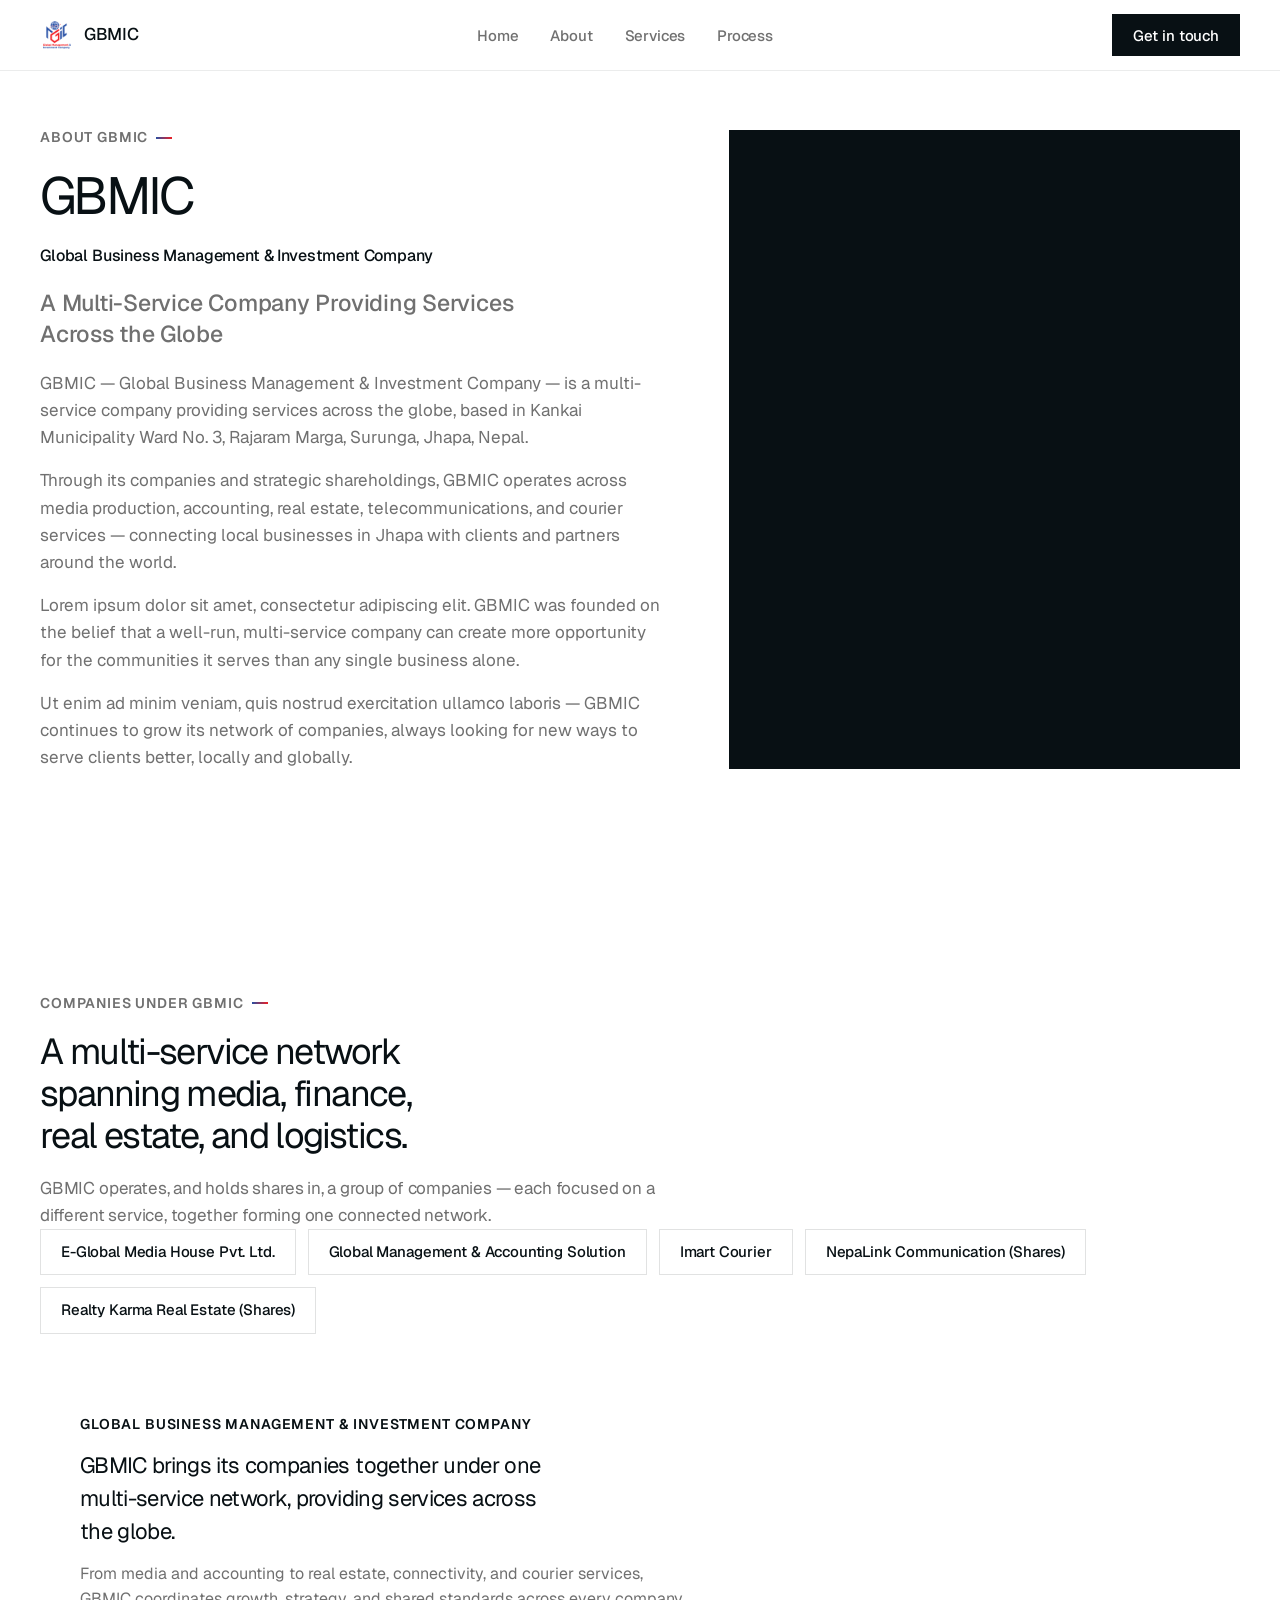
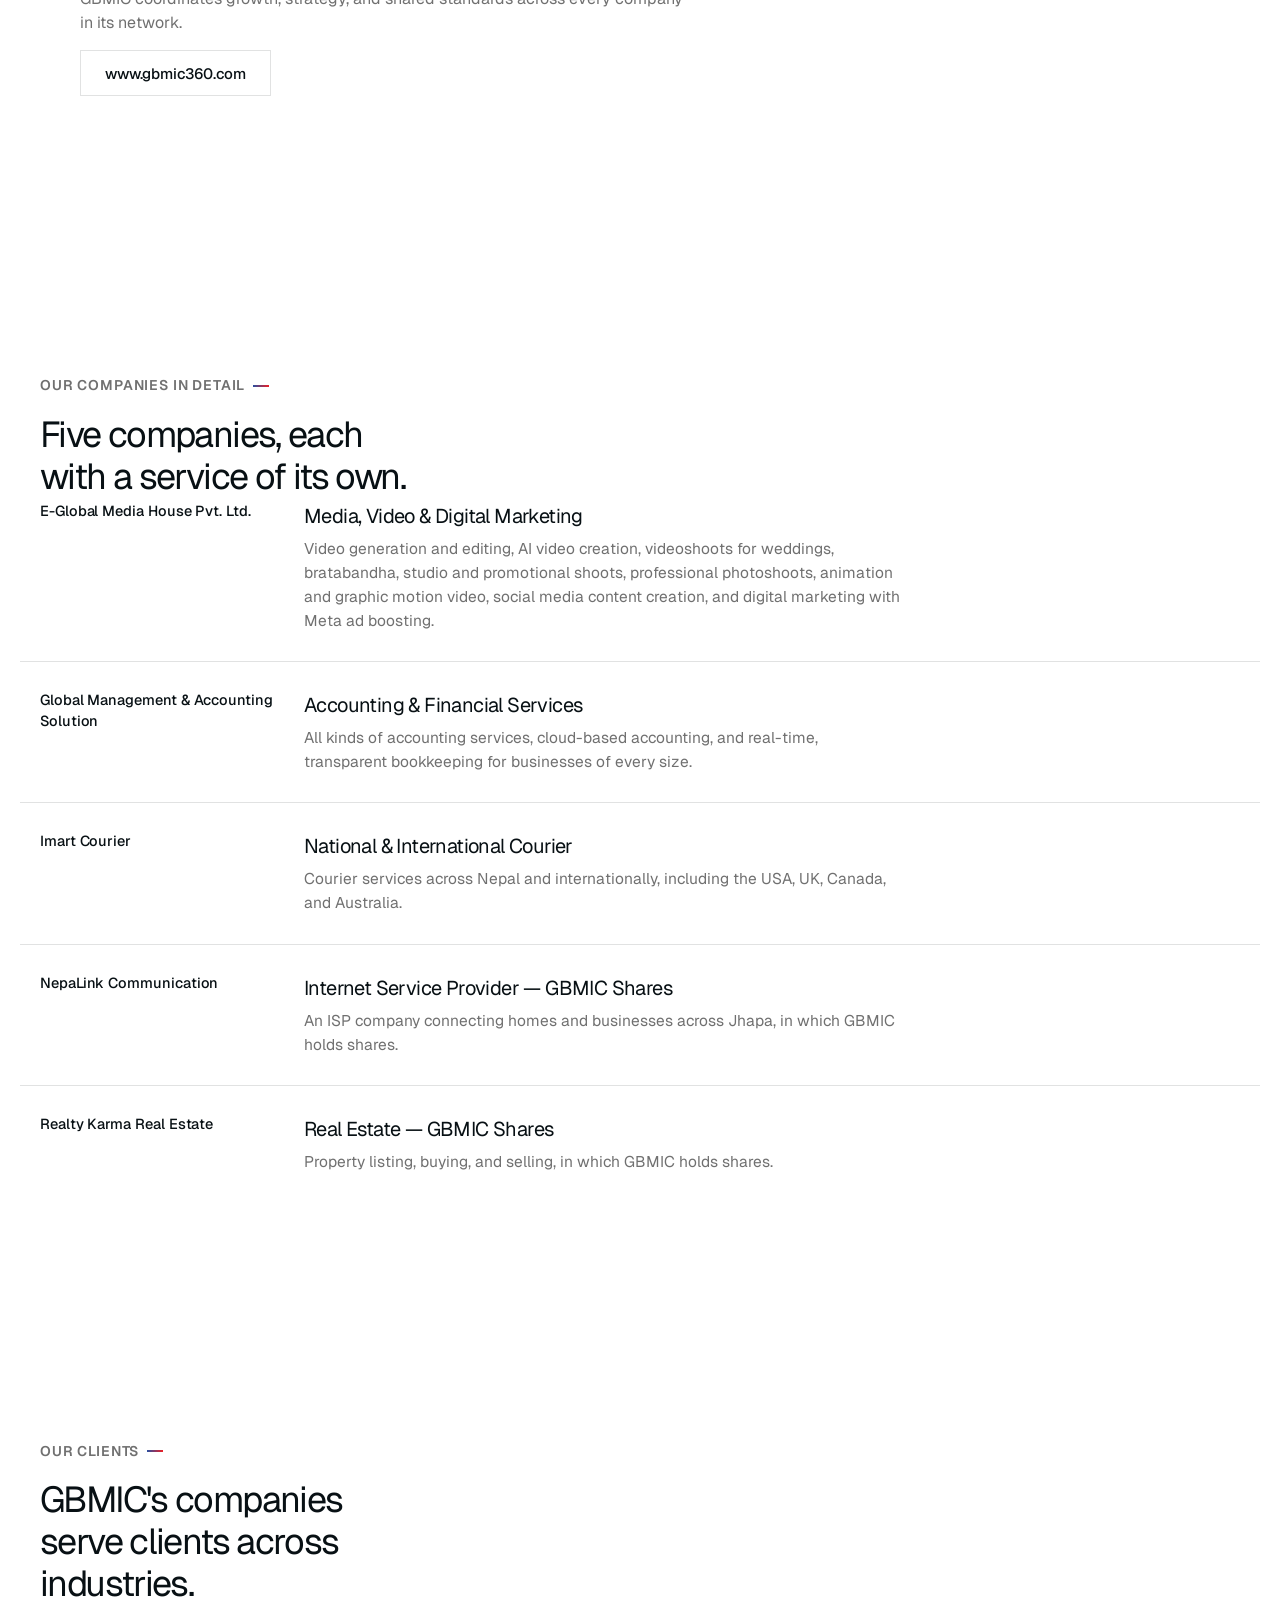
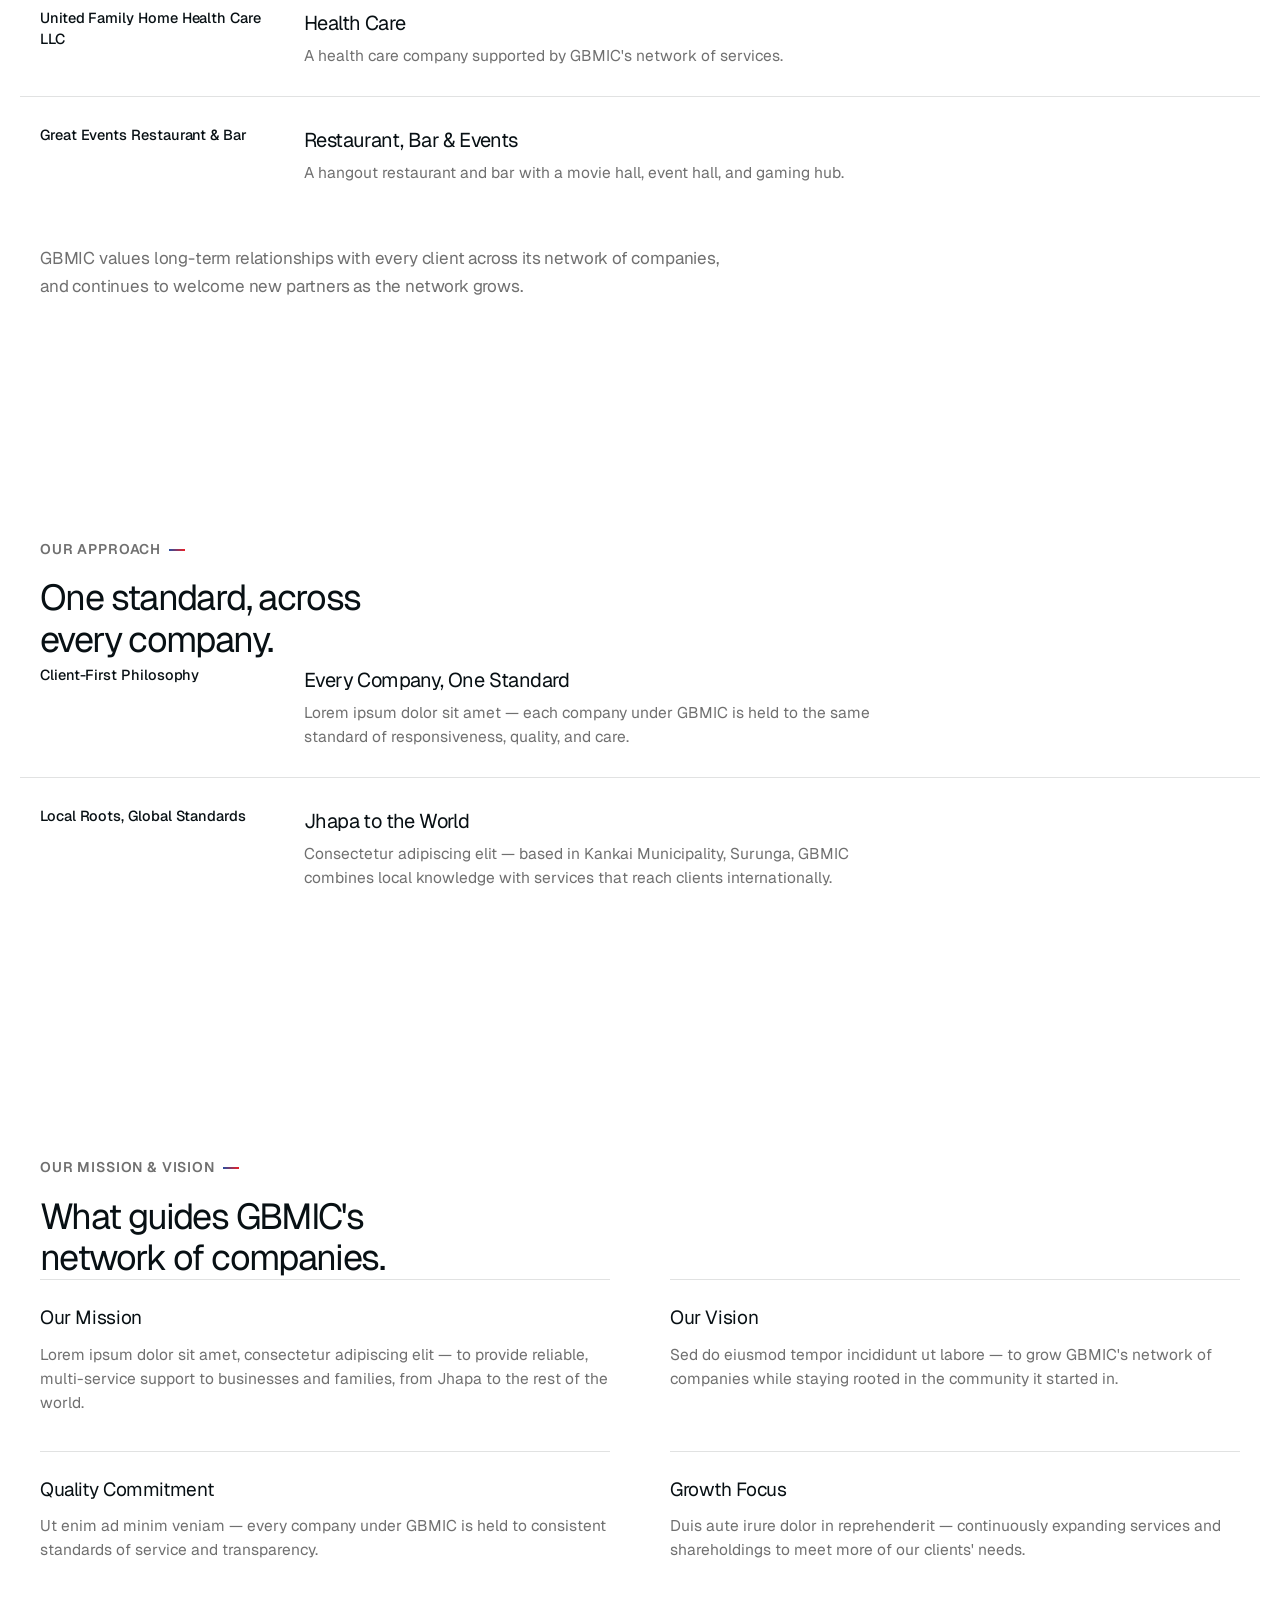
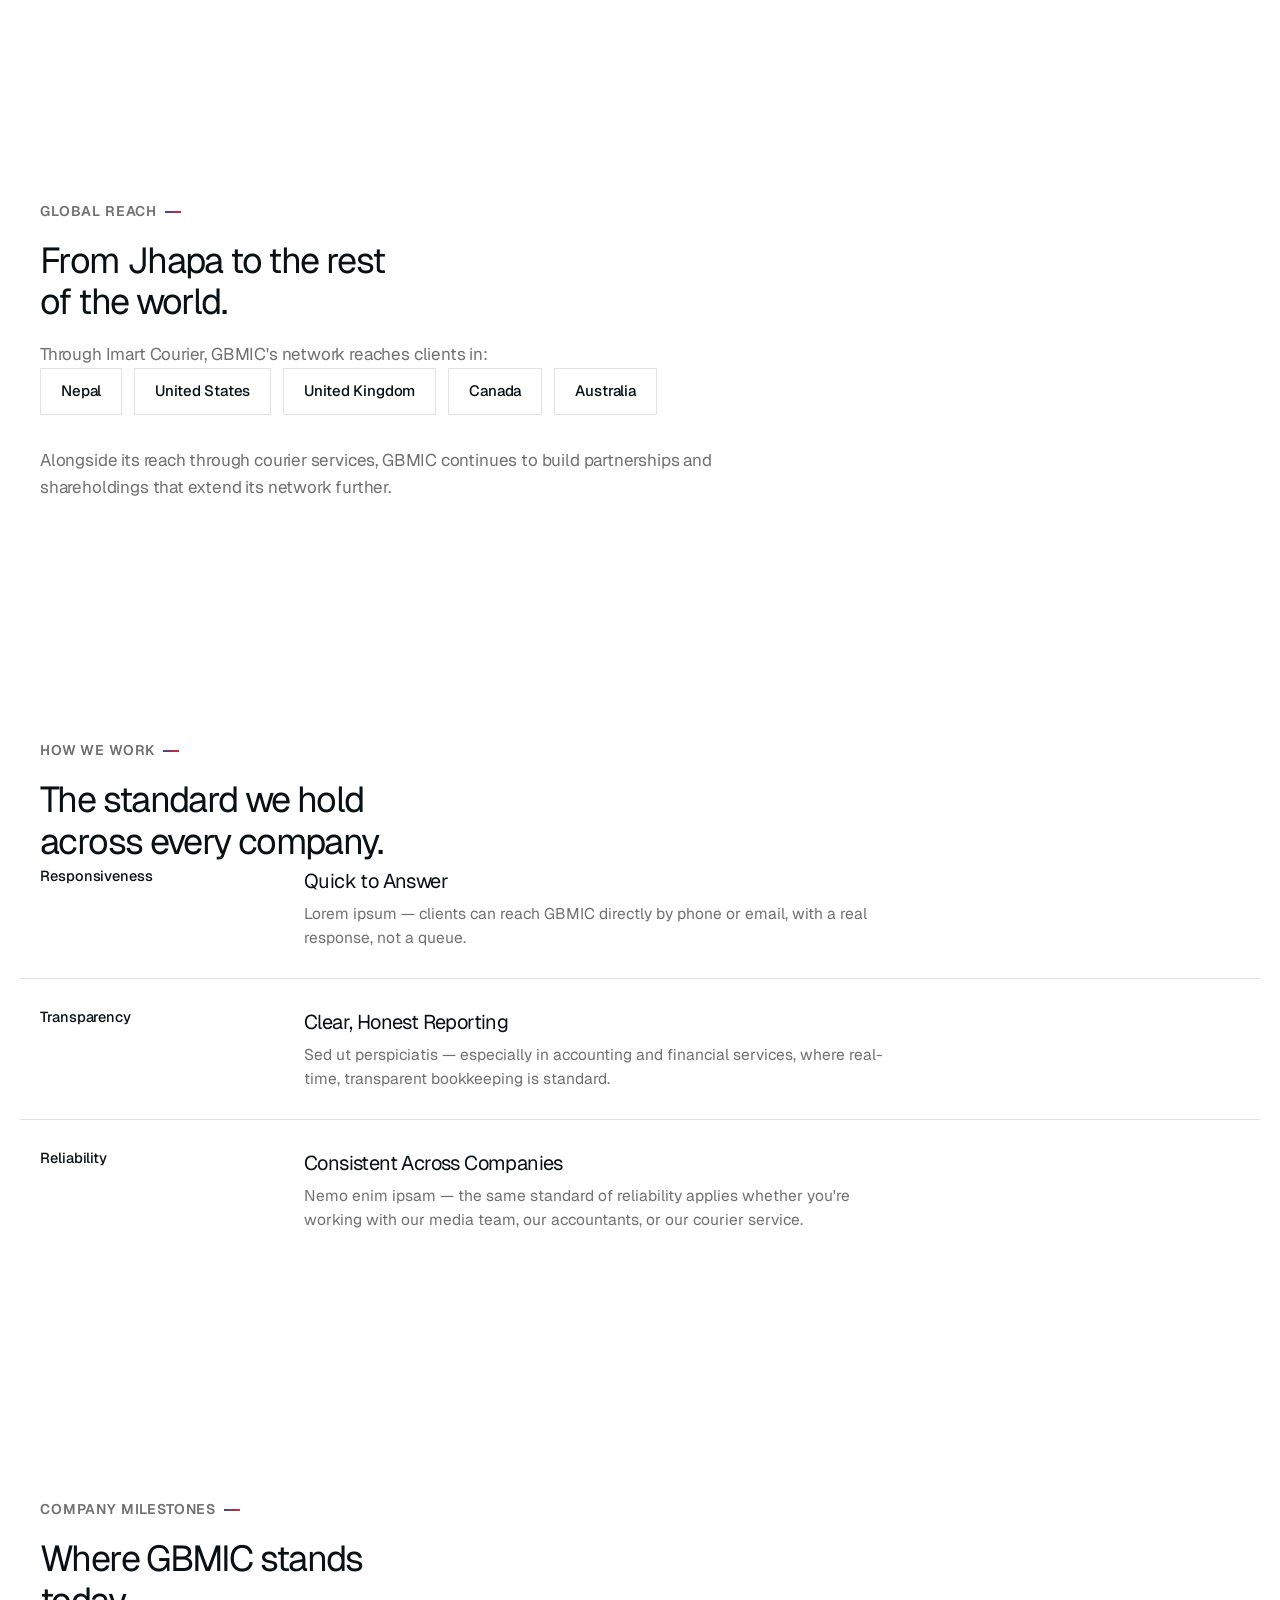
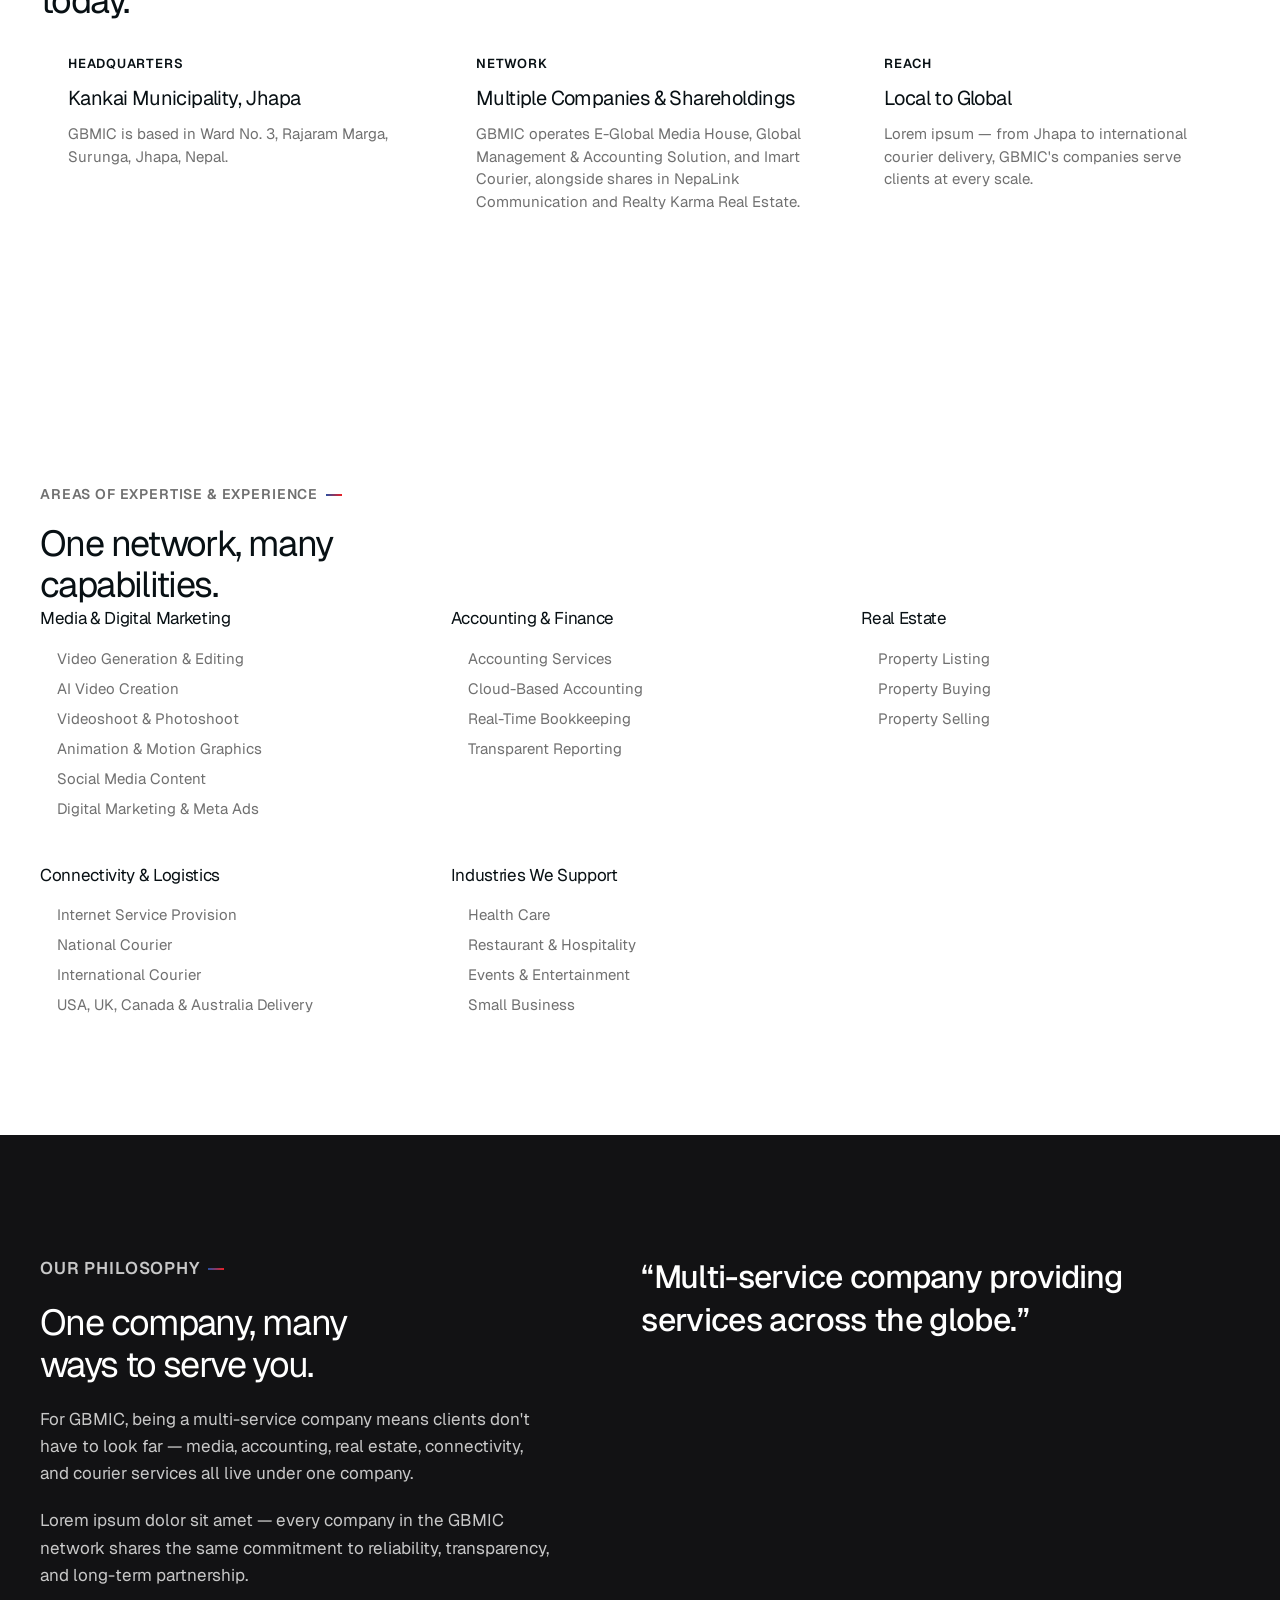
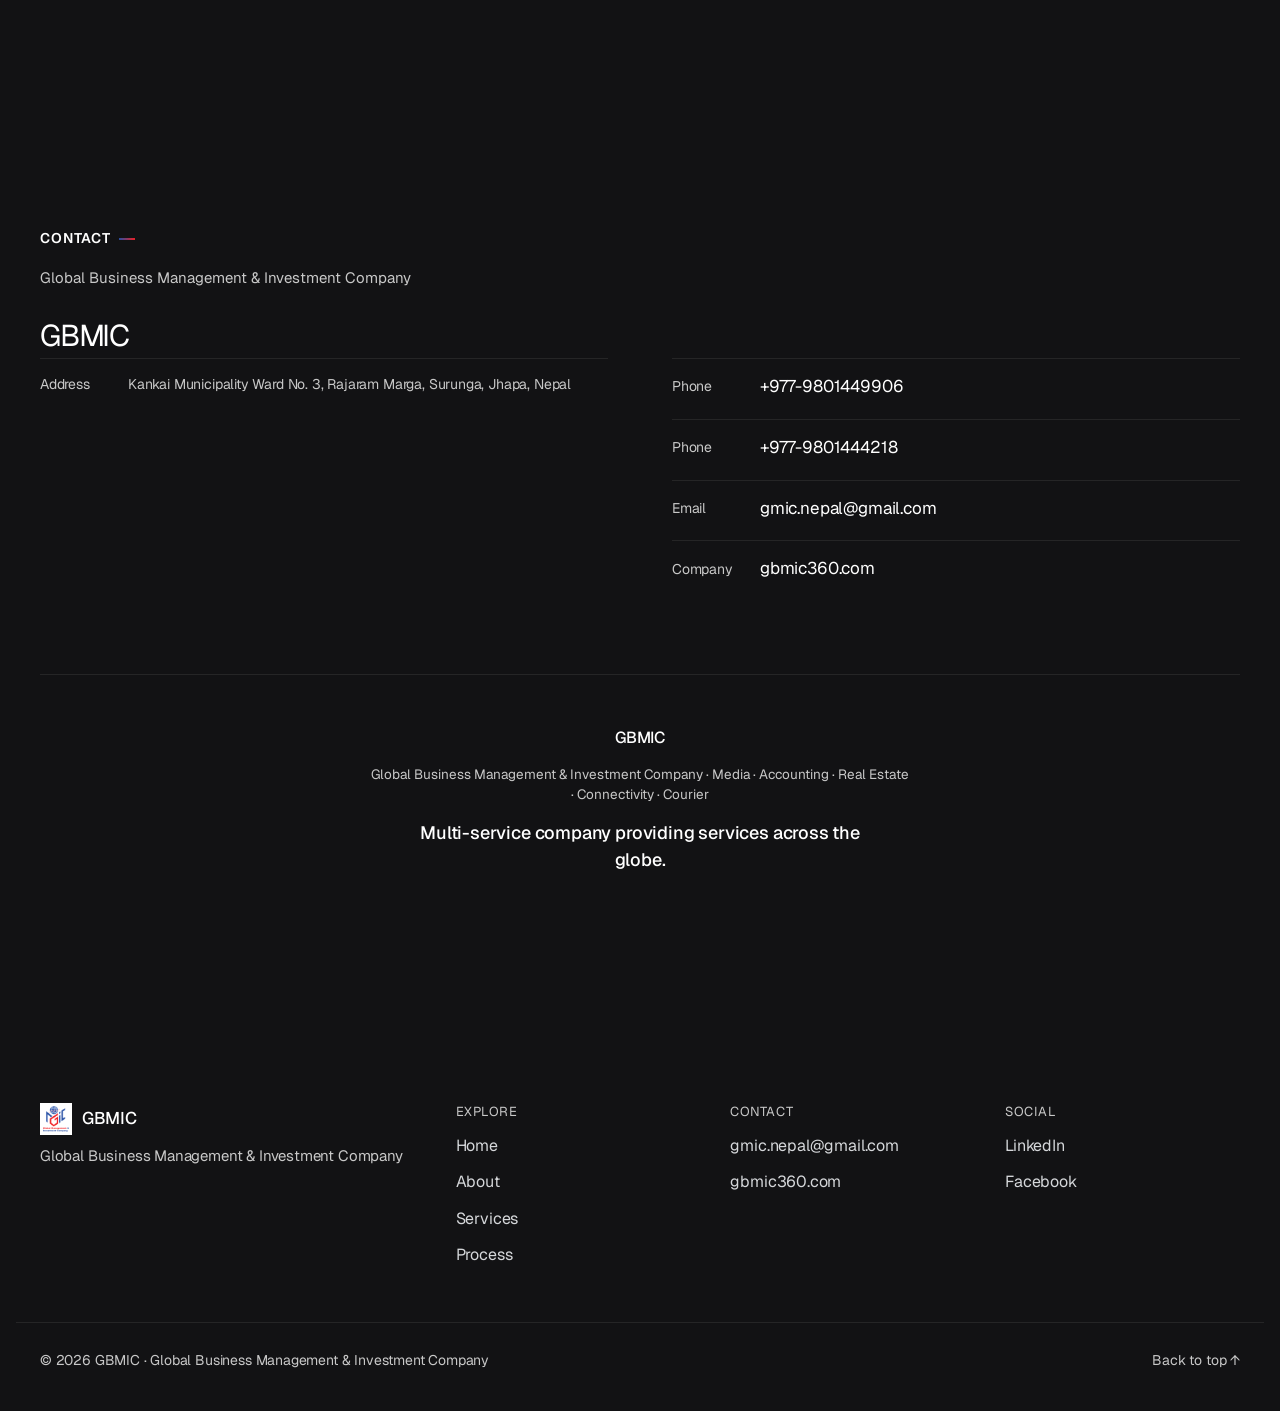
<file: about.html>
<!DOCTYPE html>
<html lang="en">
<head>
  <meta charset="UTF-8" />
  <meta name="viewport" content="width=device-width, initial-scale=1.0" />
  <title>About GBMIC — Global Business Management &amp; Investment Company</title>
  <meta name="description" content="About GBMIC — a multi-service company based in Kankai Municipality, Jhapa, Nepal, operating across media, accounting, real estate, connectivity, and courier services worldwide." />

  <!-- Favicon -->
  <link rel="icon" href="assets/favicon.ico" sizes="any" />
  <link rel="icon" type="image/png" sizes="32x32" href="assets/favicon-32.png" />
  <link rel="icon" type="image/png" sizes="192x192" href="assets/favicon-192.png" />
  <link rel="apple-touch-icon" href="assets/apple-touch-icon.png" />

  <!-- Fonts -->
  <link rel="preconnect" href="https://fonts.googleapis.com" />
  <link rel="preconnect" href="https://fonts.gstatic.com" crossorigin />
  <link href="https://fonts.googleapis.com/css2?family=Geist:wght@400;500;600;700&display=swap" rel="stylesheet" />

  <link rel="stylesheet" href="css/styles.css" />
  <link rel="stylesheet" href="css/about.css" />
</head>
<body>
  <!-- ============ NAV ============ -->
  <header class="nav" data-nav>
    <div class="container nav__inner">
      <a href="index.html" class="nav__brand" aria-label="GBMIC — home">
        <img src="assets/logo-icon.png" alt="GBMIC" class="nav__logo" width="34" height="34" />
        <span class="nav__wordmark">GBMIC</span>
      </a>
      <nav class="nav__links" aria-label="Primary">
        <a href="index.html">Home</a>
        <a href="about.html">About</a>
        <a href="index.html#services">Services</a>
        <a href="index.html#process">Process</a>
      </nav>
      <a href="#contact" class="btn btn--dark nav__cta">Get in touch</a>
      <button class="nav__toggle" aria-label="Open menu" aria-expanded="false" data-menu-toggle>
        <span></span><span></span>
      </button>
    </div>
  </header>

  <main id="top">
    <!-- ============ ABOUT HEADER ============ -->
    <section class="bioHero">
      <div class="container bioHero__grid">
        <div class="bioHero__body">
          <p class="eyebrow">About GBMIC</p>
          <h1 class="bioHero__name">GBMIC</h1>
          <p class="bioHero__roles">Global Business Management &amp; Investment Company</p>
          <p class="bioHero__tagline">A Multi-Service Company Providing Services Across the Globe</p>
          <div class="bioHero__lead">
            <p>GBMIC — Global Business Management &amp; Investment Company — is a multi-service company providing services across the globe, based in Kankai Municipality Ward No. 3, Rajaram Marga, Surunga, Jhapa, Nepal.</p>
            <p>Through its companies and strategic shareholdings, GBMIC operates across media production, accounting, real estate, telecommunications, and courier services — connecting local businesses in Jhapa with clients and partners around the world.</p>
            <p>Lorem ipsum dolor sit amet, consectetur adipiscing elit. GBMIC was founded on the belief that a well-run, multi-service company can create more opportunity for the communities it serves than any single business alone.</p>
            <p>Ut enim ad minim veniam, quis nostrud exercitation ullamco laboris — GBMIC continues to grow its network of companies, always looking for new ways to serve clients better, locally and globally.</p>
          </div>
        </div>
        <div class="bioHero__media">
          <div class="media-placeholder" role="img" aria-label="GBMIC"></div>
        </div>
      </div>
    </section>

    <!-- ============ COMPANIES UNDER GBMIC ============ -->
    <section class="section" id="business">
      <div class="container">
        <div class="section-head">
          <p class="eyebrow">Companies Under GBMIC</p>
          <h2 class="h2">A multi-service network spanning media, finance, real estate, and logistics.</h2>
          <p class="section__intro">GBMIC operates, and holds shares in, a group of companies — each focused on a different service, together forming one connected network.</p>
        </div>

        <div class="chipGrid">
          <span class="chip">E-Global Media House Pvt. Ltd.</span>
          <span class="chip">Global Management &amp; Accounting Solution</span>
          <span class="chip">Imart Courier</span>
          <span class="chip">NepaLink Communication (Shares)</span>
          <span class="chip">Realty Karma Real Estate (Shares)</span>
        </div>

        <div class="calloutCard">
          <span class="calloutCard__eyebrow">Global Business Management &amp; Investment Company</span>
          <h3 class="calloutCard__title">GBMIC brings its companies together under one multi-service network, providing services across the globe.</h3>
          <p class="calloutCard__text">From media and accounting to real estate, connectivity, and courier services, GBMIC coordinates growth, strategy, and shared standards across every company in its network.</p>
          <a href="https://gbmic360.com" target="_blank" rel="noopener" class="btn btn--ghost">www.gbmic360.com</a>
        </div>
      </div>
    </section>

    <!-- ============ OUR COMPANIES IN DETAIL ============ -->
    <section class="section" id="companies-detail">
      <div class="container">
        <div class="section-head">
          <p class="eyebrow">Our Companies in Detail</p>
          <h2 class="h2">Five companies, each with a service of its own.</h2>
        </div>

        <ol class="roleList">
          <li class="role">
            <span class="role__org">E-Global Media House Pvt. Ltd.</span>
            <div class="role__body">
              <h3 class="role__title">Media, Video &amp; Digital Marketing</h3>
              <p class="role__text">Video generation and editing, AI video creation, videoshoots for weddings, bratabandha, studio and promotional shoots, professional photoshoots, animation and graphic motion video, social media content creation, and digital marketing with Meta ad boosting.</p>
            </div>
          </li>
          <li class="role">
            <span class="role__org">Global Management &amp; Accounting Solution</span>
            <div class="role__body">
              <h3 class="role__title">Accounting &amp; Financial Services</h3>
              <p class="role__text">All kinds of accounting services, cloud-based accounting, and real-time, transparent bookkeeping for businesses of every size.</p>
            </div>
          </li>
          <li class="role">
            <span class="role__org">Imart Courier</span>
            <div class="role__body">
              <h3 class="role__title">National &amp; International Courier</h3>
              <p class="role__text">Courier services across Nepal and internationally, including the USA, UK, Canada, and Australia.</p>
            </div>
          </li>
          <li class="role">
            <span class="role__org">NepaLink Communication</span>
            <div class="role__body">
              <h3 class="role__title">Internet Service Provider — GBMIC Shares</h3>
              <p class="role__text">An ISP company connecting homes and businesses across Jhapa, in which GBMIC holds shares.</p>
            </div>
          </li>
          <li class="role">
            <span class="role__org">Realty Karma Real Estate</span>
            <div class="role__body">
              <h3 class="role__title">Real Estate — GBMIC Shares</h3>
              <p class="role__text">Property listing, buying, and selling, in which GBMIC holds shares.</p>
            </div>
          </li>
        </ol>
      </div>
    </section>

    <!-- ============ OUR CLIENTS ============ -->
    <section class="section" id="clients">
      <div class="container">
        <div class="section-head">
          <p class="eyebrow">Our Clients</p>
          <h2 class="h2">GBMIC's companies serve clients across industries.</h2>
        </div>

        <ol class="roleList">
          <li class="role">
            <span class="role__org">United Family Home Health Care LLC</span>
            <div class="role__body">
              <h3 class="role__title">Health Care</h3>
              <p class="role__text">A health care company supported by GBMIC's network of services.</p>
            </div>
          </li>
          <li class="role">
            <span class="role__org">Great Events Restaurant &amp; Bar</span>
            <div class="role__body">
              <h3 class="role__title">Restaurant, Bar &amp; Events</h3>
              <p class="role__text">A hangout restaurant and bar with a movie hall, event hall, and gaming hub.</p>
            </div>
          </li>
        </ol>
        <p class="section__intro" style="margin-top: 32px;">GBMIC values long-term relationships with every client across its network of companies, and continues to welcome new partners as the network grows.</p>
      </div>
    </section>

    <!-- ============ OUR APPROACH ============ -->
    <section class="section" id="approach">
      <div class="container">
        <div class="section-head">
          <p class="eyebrow">Our Approach</p>
          <h2 class="h2">One standard, across every company.</h2>
        </div>

        <ol class="roleList">
          <li class="role">
            <span class="role__org">Client-First Philosophy</span>
            <div class="role__body">
              <h3 class="role__title">Every Company, One Standard</h3>
              <p class="role__text">Lorem ipsum dolor sit amet — each company under GBMIC is held to the same standard of responsiveness, quality, and care.</p>
            </div>
          </li>
          <li class="role">
            <span class="role__org">Local Roots, Global Standards</span>
            <div class="role__body">
              <h3 class="role__title">Jhapa to the World</h3>
              <p class="role__text">Consectetur adipiscing elit — based in Kankai Municipality, Surunga, GBMIC combines local knowledge with services that reach clients internationally.</p>
            </div>
          </li>
        </ol>
      </div>
    </section>

    <!-- ============ OUR MISSION & VISION ============ -->
    <section class="section" id="mission">
      <div class="container">
        <div class="section-head">
          <p class="eyebrow">Our Mission &amp; Vision</p>
          <h2 class="h2">What guides GBMIC's network of companies.</h2>
        </div>

        <div class="twoColGrid">
          <div class="featureItem">
            <h3 class="featureItem__title">Our Mission</h3>
            <p class="featureItem__text">Lorem ipsum dolor sit amet, consectetur adipiscing elit — to provide reliable, multi-service support to businesses and families, from Jhapa to the rest of the world.</p>
          </div>
          <div class="featureItem">
            <h3 class="featureItem__title">Our Vision</h3>
            <p class="featureItem__text">Sed do eiusmod tempor incididunt ut labore — to grow GBMIC's network of companies while staying rooted in the community it started in.</p>
          </div>
          <div class="featureItem">
            <h3 class="featureItem__title">Quality Commitment</h3>
            <p class="featureItem__text">Ut enim ad minim veniam — every company under GBMIC is held to consistent standards of service and transparency.</p>
          </div>
          <div class="featureItem">
            <h3 class="featureItem__title">Growth Focus</h3>
            <p class="featureItem__text">Duis aute irure dolor in reprehenderit — continuously expanding services and shareholdings to meet more of our clients' needs.</p>
          </div>
        </div>
      </div>
    </section>

    <!-- ============ GLOBAL REACH ============ -->
    <section class="section" id="reach">
      <div class="container">
        <div class="section-head">
          <p class="eyebrow">Global Reach</p>
          <h2 class="h2">From Jhapa to the rest of the world.</h2>
          <p class="section__intro">Through Imart Courier, GBMIC's network reaches clients in:</p>
        </div>

        <div class="chipGrid">
          <span class="chip">Nepal</span>
          <span class="chip">United States</span>
          <span class="chip">United Kingdom</span>
          <span class="chip">Canada</span>
          <span class="chip">Australia</span>
        </div>

        <p class="section__intro" style="margin-top: 32px;">Alongside its reach through courier services, GBMIC continues to build partnerships and shareholdings that extend its network further.</p>
      </div>
    </section>

    <!-- ============ HOW WE WORK ============ -->
    <section class="section" id="how-we-work">
      <div class="container">
        <div class="section-head">
          <p class="eyebrow">How We Work</p>
          <h2 class="h2">The standard we hold across every company.</h2>
        </div>

        <ol class="roleList">
          <li class="role">
            <span class="role__org">Responsiveness</span>
            <div class="role__body">
              <h3 class="role__title">Quick to Answer</h3>
              <p class="role__text">Lorem ipsum — clients can reach GBMIC directly by phone or email, with a real response, not a queue.</p>
            </div>
          </li>
          <li class="role">
            <span class="role__org">Transparency</span>
            <div class="role__body">
              <h3 class="role__title">Clear, Honest Reporting</h3>
              <p class="role__text">Sed ut perspiciatis — especially in accounting and financial services, where real-time, transparent bookkeeping is standard.</p>
            </div>
          </li>
          <li class="role">
            <span class="role__org">Reliability</span>
            <div class="role__body">
              <h3 class="role__title">Consistent Across Companies</h3>
              <p class="role__text">Nemo enim ipsam — the same standard of reliability applies whether you're working with our media team, our accountants, or our courier service.</p>
            </div>
          </li>
        </ol>
      </div>
    </section>

    <!-- ============ COMPANY MILESTONES ============ -->
    <section class="section" id="milestones">
      <div class="container">
        <div class="section-head">
          <p class="eyebrow">Company Milestones</p>
          <h2 class="h2">Where GBMIC stands today.</h2>
        </div>

        <div class="eduGrid">
          <div class="eduCard">
            <span class="eduCard__field">Headquarters</span>
            <h3 class="eduCard__degree">Kankai Municipality, Jhapa</h3>
            <p class="eduCard__text">GBMIC is based in Ward No. 3, Rajaram Marga, Surunga, Jhapa, Nepal.</p>
          </div>
          <div class="eduCard">
            <span class="eduCard__field">Network</span>
            <h3 class="eduCard__degree">Multiple Companies &amp; Shareholdings</h3>
            <p class="eduCard__text">GBMIC operates E-Global Media House, Global Management &amp; Accounting Solution, and Imart Courier, alongside shares in NepaLink Communication and Realty Karma Real Estate.</p>
          </div>
          <div class="eduCard">
            <span class="eduCard__field">Reach</span>
            <h3 class="eduCard__degree">Local to Global</h3>
            <p class="eduCard__text">Lorem ipsum — from Jhapa to international courier delivery, GBMIC's companies serve clients at every scale.</p>
          </div>
        </div>
      </div>
    </section>

    <!-- ============ AREAS OF EXPERTISE ============ -->
    <section class="section" id="expertise">
      <div class="container">
        <div class="section-head">
          <p class="eyebrow">Areas of Expertise &amp; Experience</p>
          <h2 class="h2">One network, many capabilities.</h2>
        </div>

        <div class="expertiseGrid">
          <div class="expertiseCol">
            <h3 class="expertiseCol__title">Media &amp; Digital Marketing</h3>
            <ul class="expertiseCol__list">
              <li>Video Generation &amp; Editing</li>
              <li>AI Video Creation</li>
              <li>Videoshoot &amp; Photoshoot</li>
              <li>Animation &amp; Motion Graphics</li>
              <li>Social Media Content</li>
              <li>Digital Marketing &amp; Meta Ads</li>
            </ul>
          </div>
          <div class="expertiseCol">
            <h3 class="expertiseCol__title">Accounting &amp; Finance</h3>
            <ul class="expertiseCol__list">
              <li>Accounting Services</li>
              <li>Cloud-Based Accounting</li>
              <li>Real-Time Bookkeeping</li>
              <li>Transparent Reporting</li>
            </ul>
          </div>
          <div class="expertiseCol">
            <h3 class="expertiseCol__title">Real Estate</h3>
            <ul class="expertiseCol__list">
              <li>Property Listing</li>
              <li>Property Buying</li>
              <li>Property Selling</li>
            </ul>
          </div>
          <div class="expertiseCol">
            <h3 class="expertiseCol__title">Connectivity &amp; Logistics</h3>
            <ul class="expertiseCol__list">
              <li>Internet Service Provision</li>
              <li>National Courier</li>
              <li>International Courier</li>
              <li>USA, UK, Canada &amp; Australia Delivery</li>
            </ul>
          </div>
          <div class="expertiseCol">
            <h3 class="expertiseCol__title">Industries We Support</h3>
            <ul class="expertiseCol__list">
              <li>Health Care</li>
              <li>Restaurant &amp; Hospitality</li>
              <li>Events &amp; Entertainment</li>
              <li>Small Business</li>
            </ul>
          </div>
        </div>
      </div>
    </section>

    <!-- ============ OUR PHILOSOPHY (DARK) ============ -->
    <section class="section section--dark" id="philosophy">
      <div class="container philosophy__grid">
        <div class="philosophy__text">
          <p class="eyebrow eyebrow--light">Our Philosophy</p>
          <h2 class="h2 h2--light">One company, many ways to serve you.</h2>
          <p>For GBMIC, being a multi-service company means clients don't have to look far — media, accounting, real estate, connectivity, and courier services all live under one company.</p>
          <p>Lorem ipsum dolor sit amet — every company in the GBMIC network shares the same commitment to reliability, transparency, and long-term partnership.</p>
        </div>
        <blockquote class="pullquote">
          &ldquo;Multi-service company providing services across the globe.&rdquo;
        </blockquote>
      </div>
    </section>

    <!-- ============ COMPANY CONTACT (DARK) ============ -->
    <section class="section section--dark" id="contact">
      <div class="container">
        <div class="section-head">
          <p class="eyebrow eyebrow--light">Contact</p>
          <p class="proContact__title">Global Business Management &amp; Investment Company</p>
          <h2 class="proContact__name">GBMIC</h2>
        </div>

        <div class="proContact__grid">
          <ul class="contact__list">
            <li><span>Address</span><span>Kankai Municipality Ward No. 3, Rajaram Marga, Surunga, Jhapa, Nepal</span></li>
          </ul>
          <ul class="contact__list">
            <li><span>Phone</span><a href="tel:+9779801449906">+977-9801449906</a></li>
            <li><span>Phone</span><a href="tel:+9779801444218">+977-9801444218</a></li>
            <li><span>Email</span><a href="mailto:gmic.nepal@gmail.com">gmic.nepal@gmail.com</a></li>
            <li><span>Company</span><a href="https://gbmic360.com" target="_blank" rel="noopener">gbmic360.com</a></li>
          </ul>
        </div>

        <div class="closingBand">
          <span class="closingBand__name">GBMIC</span>
          <p class="closingBand__roles">Global Business Management &amp; Investment Company · Media · Accounting · Real Estate · Connectivity · Courier</p>
          <p class="closingBand__tag">Multi-service company providing services across the globe.</p>
        </div>
      </div>
    </section>
  </main>

  <!-- ============ FOOTER ============ -->
  <footer class="footer section--dark">
    <div class="container footer__inner">
      <div class="footer__brand">
        <div class="footer__brand-row">
          <img src="assets/logo-icon.png" alt="GBMIC" class="footer__logo" width="32" height="32" />
          <span class="footer__wordmark">GBMIC</span>
        </div>
        <span class="footer__role">Global Business Management &amp; Investment Company</span>
      </div>
      <nav class="footer__col" aria-label="Footer">
        <span class="footer__label">Explore</span>
        <a href="index.html">Home</a>
        <a href="about.html">About</a>
        <a href="index.html#services">Services</a>
        <a href="index.html#process">Process</a>
      </nav>
      <div class="footer__col">
        <span class="footer__label">Contact</span>
        <a href="mailto:gmic.nepal@gmail.com">gmic.nepal@gmail.com</a>
        <a href="https://gbmic360.com" target="_blank" rel="noopener">gbmic360.com</a>
      </div>
      <div class="footer__col">
        <span class="footer__label">Social</span>
        <a href="#">LinkedIn</a>
        <a href="#">Facebook</a>
      </div>
    </div>
    <div class="container footer__base">
      <span>© 2026 GBMIC · Global Business Management &amp; Investment Company</span>
      <a href="#top" class="footer__top">Back to top ↑</a>
    </div>
  </footer>

  <!-- ============ SCRIPTS ============ -->
  <script src="js/main.js" defer></script>
</body>
</html>
</file>
<file: css/styles.css>
/* =========================================================
   GBMIC — Landing page
   Extracted from Figma: "GBMIC — Global Business Management &
   Investment Company" (node 5517:78048). See Design.md.

   The system in one line: near-black ink on paper-white, zero
   radius, no shadows, Geist at tight tracking, alternating
   white / #f2f3f5 / near-black section grounds, and a single
   16x2px blue-to-red gradient dash as the only brand hue.
   ========================================================= */

:root {
  /* ---- Ink ---- */
  --ink: #081014;          /* headings, body on light, button fill */
  --ink-hero: #1c1f22;     /* hero H1 only */
  --ink-name: #0f1215;     /* team member name */
  --muted: #707070;        /* body copy on light, inactive list rows */
  --muted-hero: #62666a;   /* hero lead only */
  --muted-role: #9c9c9c;   /* team role label */

  /* ---- Grounds ---- */
  --white: #ffffff;
  --paper: #f2f3f5;
  --dark-mission: #0b0c0e;
  --dark-pillars: #111111;
  --dark-deep: #121214;    /* contact + footer */

  /* ---- Lines ---- */
  --line: rgba(8, 16, 20, 0.12);
  --line-dark: rgba(255, 255, 255, 0.08);
  --field-dark: rgba(255, 255, 255, 0.04);

  /* ---- On dark ---- */
  --muted-dark: #c8c8c8;
  --link-dark: #d5d7da;
  --mission-fade: rgba(255, 255, 255, 0.6);

  /* ---- Brand accent ----
     The ONLY hue in the system. Used for the eyebrow dash, the
     active company marker, and the open FAQ "+". Never a fill. */
  --brand-blue: #274fa2;
  --brand-red: #ed1f24;
  --brand-dash: linear-gradient(to right, #274fa2, #ed1f24);

  /* ---- Layout ---- */
  --container: 1200px;     /* 1248 frame - 24px padding each side */
  --pad-x: 24px;
  --section-y: 120px;

  /* ---- Type ---- */
  --font: "Geist", "Inter", -apple-system, "Segoe UI", Roboto, sans-serif;

  /* ---- Motion ---- */
  --ease: cubic-bezier(0.4, 0, 0.2, 1);
}

/* ---------- Reset ---------- */
*,
*::before,
*::after { box-sizing: border-box; }

html {
  -webkit-text-size-adjust: 100%;
  scroll-behavior: smooth;
}

body {
  margin: 0;
  font-family: var(--font);
  font-weight: 400;
  color: var(--ink);
  background: var(--white);
  line-height: 1.5;
  -webkit-font-smoothing: antialiased;
  text-rendering: optimizeLegibility;
  overflow-x: hidden;
}

h1, h2, h3, p, ul, ol, figure, blockquote { margin: 0; }
ul, ol { list-style: none; padding: 0; }

a {
  color: inherit;
  text-decoration: none;
  transition: color 0.25s var(--ease), opacity 0.25s var(--ease);
}

img { max-width: 100%; display: block; }
button { font-family: inherit; cursor: pointer; }

/* =========================================================
   LAYOUT HELPERS
   ========================================================= */
.container {
  width: 100%;
  max-width: calc(var(--container) + var(--pad-x) * 2);
  margin-inline: auto;
  padding-inline: var(--pad-x);
}

.section { padding-block: var(--section-y); }

.section--white { background: var(--white); }
.section--muted { background: var(--paper); }
.section--dark {
  background: var(--dark-deep);
  color: var(--white);
}

/* ---------- Eyebrow: label + 16x2 gradient dash ---------- */
.eyebrow {
  display: inline-flex;
  align-items: center;
  gap: 8px;
  font-size: 14px;
  font-weight: 600;
  line-height: 19.6px;
  letter-spacing: 0.84px;
  text-transform: uppercase;
  color: var(--muted);
}

.eyebrow::after {
  content: "";
  width: 16px;
  height: 2px;
  background: var(--brand-dash);
  flex: none;
}

.eyebrow--light { color: var(--white); }

/* Team, Testimonials and Why Choose Us carry the label with no dash */
.eyebrow--plain::after { display: none; }

/* ---------- Headings ---------- */
.h2 {
  font-size: 36px;
  font-weight: 400;
  line-height: 41.76px;
  letter-spacing: -1.62px;
  color: var(--ink);
  max-width: 382px;
}

.h2--light { color: var(--white); }

.section-head {
  display: flex;
  flex-direction: column;
  align-items: flex-start;
  gap: 18px;
}

.section__intro {
  font-size: 17px;
  line-height: 27.2px;
  letter-spacing: -0.176px;
  color: var(--muted);
  max-width: 699px;
}

/* =========================================================
   BUTTONS — 46px tall, 24px side padding, zero radius
   ========================================================= */
.btn {
  display: inline-flex;
  align-items: center;
  justify-content: center;
  height: 46px;
  padding-inline: 24px;
  border: 1px solid transparent;
  border-radius: 0;
  font-size: 15px;
  font-weight: 500;
  line-height: 21px;
  letter-spacing: -0.15px;
  white-space: nowrap;
  transition: background-color 0.25s var(--ease), color 0.25s var(--ease),
              border-color 0.25s var(--ease);
}

.btn--dark {
  background: var(--ink);
  color: var(--white);
}
.btn--dark:hover { background: #000; }

.btn--ghost {
  border-color: var(--line);
  color: var(--ink);
  background: transparent;
}
.btn--ghost:hover {
  border-color: var(--ink);
  background: var(--ink);
  color: var(--white);
}

.btn--light {
  background: var(--white);
  color: var(--ink);
}
.btn--light:hover { background: var(--paper); }

.btn--ghost-invert {
  border-color: var(--line-dark);
  color: var(--white);
  background: transparent;
}
.btn--ghost-invert:hover {
  background: var(--white);
  color: var(--ink);
}

/* =========================================================
   NAV — translucent white, blurred, 1px hairline underneath
   ========================================================= */
.nav {
  position: fixed;
  inset: 0 0 auto 0;
  z-index: 50;
  padding-block: 14px;
  background: rgba(255, 255, 255, 0.72);
  backdrop-filter: blur(14px);
  -webkit-backdrop-filter: blur(14px);
  box-shadow: 0 1px 0 0 rgba(8, 16, 20, 0.08);
}

.nav__inner {
  display: flex;
  align-items: center;
  justify-content: space-between;
  gap: 24px;
}

.nav__brand {
  display: inline-flex;
  align-items: center;
  gap: 10px;
}

.nav__logo {
  width: 34px;
  height: 34px;
  padding: 3px;
  background: var(--white);
  object-fit: contain;
}

.nav__wordmark {
  font-size: 17px;
  font-weight: 500;
  line-height: 23.8px;
  letter-spacing: -0.34px;
  color: var(--ink);
}

.nav__links {
  display: flex;
  align-items: center;
  gap: 32px;
}

.nav__links a {
  font-size: 15px;
  font-weight: 500;
  line-height: 21px;
  letter-spacing: -0.176px;
  color: var(--muted);
}
.nav__links a:hover { color: var(--ink); }

.nav__cta {
  height: 42px;
  padding-inline: 20px;
}

.nav__toggle {
  display: none;
  flex-direction: column;
  justify-content: center;
  gap: 5px;
  width: 42px;
  height: 42px;
  padding: 0;
  background: transparent;
  border: 1px solid var(--line);
}

.nav__toggle span {
  display: block;
  width: 18px;
  height: 1.5px;
  margin-inline: auto;
  background: var(--ink);
}

/* =========================================================
   HERO — white, text block pushed right, full-bleed banner
   ========================================================= */
.showcase {
  background: var(--white);
}

.showcase__inner {
  display: flex;
  justify-content: flex-end;
  padding: 120px 294px 80px 120px;
  max-width: 1920px;
  margin-inline: auto;
}

.showcase__body {
  display: flex;
  flex-direction: column;
  gap: 40px;
  width: 100%;
  max-width: 1021px;
}

.showcase__title {
  font-size: 52px;
  font-weight: 600;
  line-height: 1.1;
  letter-spacing: -0.02em;
  color: var(--ink-hero);
}

.showcase__lead {
  max-width: 640px;
  font-size: 15px;
  line-height: 1.6;
  color: var(--muted-hero);
}

/* Full-bleed architectural banner directly under the hero copy */
.showcase__media {
  width: 100%;
  height: 548px;
  background: var(--ink);
  overflow: hidden;
}

.showcase__media img {
  width: 100%;
  height: 100%;
  object-fit: cover;
}

/* =========================================================
   MISSION — near-black band, label left, two-tone statement
   ========================================================= */
.mission {
  background: var(--dark-mission);
  padding: 120px 120px 140px;
}

.mission__inner {
  display: flex;
  justify-content: center;
  gap: 80px;
  max-width: 1680px;
  margin-inline: auto;
}

.mission__label {
  flex: none;
  width: 111px;
  padding-top: 8px;
  font-size: 14px;
  font-weight: 500;
  color: var(--white);
}

.mission__text {
  max-width: 1058px;
  font-size: 36px;
  font-weight: 400;
  line-height: 52.8px;
  color: var(--white);
}

.mission__text em {
  font-style: normal;
  color: var(--mission-fade);
}

/* =========================================================
   ABOUT — dark band: head left, division accordion right
   ========================================================= */
.about {
  background: var(--dark-pillars);
  color: var(--white);
  padding-block: var(--section-y);
}

.aboutGrid {
  display: grid;
  grid-template-columns: 476px 644px;
  gap: 80px;
  justify-content: space-between;
  align-items: start;
}

.aboutGrid__head {
  display: flex;
  flex-direction: column;
  align-items: flex-start;
  gap: 20px;
}

.aboutGrid__head .eyebrow { color: var(--white); }
.aboutGrid__head .h2 { color: var(--white); }

.aboutGrid__intro {
  font-size: 17px;
  line-height: 27.2px;
  letter-spacing: -0.176px;
  color: var(--white);
}

.aboutAcc__item {
  border-bottom: 1px solid var(--line-dark);
}

.aboutAcc__item summary {
  display: grid;
  grid-template-columns: 40px 1fr 24px;
  align-items: center;
  gap: 24px;
  padding: 29px 4px;
  cursor: pointer;
  list-style: none;
}
.aboutAcc__item summary::-webkit-details-marker { display: none; }

.aboutAcc__icon {
  width: 40px;
  height: 40px;
  display: inline-flex;
  align-items: center;
  justify-content: center;
}

.aboutAcc__icon img { width: 32px; height: 32px; }

.aboutAcc__title {
  font-size: 19px;
  font-weight: 400;
  line-height: 27px;
  letter-spacing: -0.38px;
  color: var(--white);
}

/* "+" that rotates 45deg into an "x" when the row is open */
.aboutAcc__toggle {
  position: relative;
  width: 24px;
  height: 24px;
  justify-self: end;
  transition: transform 0.35s var(--ease);
}
.aboutAcc__toggle::before,
.aboutAcc__toggle::after {
  content: "";
  position: absolute;
  inset: 50% 0 auto 0;
  height: 1.5px;
  background: currentColor;
  translate: 0 -50%;
}
.aboutAcc__toggle::after { rotate: 90deg; }

.aboutAcc__item[open] .aboutAcc__toggle { transform: rotate(45deg); }
.aboutAcc__item.is-closing .aboutAcc__toggle { transform: none; }

.js .aboutAcc__panel {
  overflow: hidden;
  transition: height 0.4s var(--ease), opacity 0.3s var(--ease);
}
.js .aboutAcc__item.is-closing .aboutAcc__panel { opacity: 0; }

.aboutAcc__text {
  padding: 0 4px 28px 64px;
  max-width: 580px;
  font-size: 16px;
  line-height: 25.6px;
  letter-spacing: -0.176px;
  color: var(--muted-dark);
}

/* =========================================================
   OUR COMPANIES — index list left, cross-fading photo right
   ========================================================= */
.bizExp {
  display: grid;
  grid-template-columns: 1fr 1fr;
  gap: 64px;
  padding-top: 80px;
  align-items: start;
}

.bizExp__list {
  display: flex;
  flex-direction: column;
}

.bizExp__item {
  display: grid;
  grid-template-columns: 1fr 22px;
  align-items: center;
  gap: 18px;
  width: 100%;
  padding: 22px 4px;
  background: none;
  border: 0;
  border-top: 1px solid var(--line);
  text-align: left;
  color: var(--muted);
  transition: color 0.25s var(--ease);
}
.bizExp__item:last-child { border-bottom: 1px solid var(--line); }
.bizExp__item.is-active { color: var(--ink); }

.bizExp__name {
  font-size: 22px;
  font-weight: 400;
  line-height: 30.8px;
  letter-spacing: -0.66px;
}

/* Arrow marker — only drawn on the active row */
.bizExp__mark {
  position: relative;
  width: 22px;
  height: 10px;
  opacity: 0;
  translate: -6px 0;
  transition: opacity 0.25s var(--ease), translate 0.25s var(--ease);
}
.bizExp__item.is-active .bizExp__mark { opacity: 1; translate: none; }

.bizExp__mark::before {
  content: "";
  position: absolute;
  left: 0;
  top: 4px;
  width: 22px;
  height: 2px;
  background: var(--brand-blue);
}
.bizExp__mark::after {
  content: "";
  position: absolute;
  left: 13px;
  top: 1px;
  width: 8px;
  height: 8px;
  border-top: 2px solid var(--brand-blue);
  border-right: 2px solid var(--brand-blue);
  rotate: 45deg;
}

.bizExp__media {
  position: relative;
  aspect-ratio: 568 / 426;
  background: var(--ink);
  overflow: hidden;
}

.bizExp__media img {
  position: absolute;
  inset: 0;
  width: 100%;
  height: 100%;
  object-fit: cover;
  opacity: 0;
  transition: opacity 0.5s var(--ease);
}
.bizExp__media img.is-shown { opacity: 1; }

.bizExp__text {
  padding-top: 18px;
  max-width: 552px;
  font-size: 16px;
  line-height: 25.6px;
  letter-spacing: -0.176px;
  color: var(--muted);
}

/* =========================================================
   TILE GRID — services (3 up) and why-choose-us (2 up)
   ========================================================= */
.tileGrid {
  display: grid;
  grid-template-columns: repeat(2, 1fr);
  column-gap: 96px;
  row-gap: 44px;
}

.tileGrid--3 {
  grid-template-columns: repeat(3, 1fr);
  column-gap: 56px;
  row-gap: 44px;
  padding-top: 80px;
}

.tile {
  display: flex;
  flex-direction: column;
  gap: 24px;
  align-items: flex-start;
}

.tile__mark {
  width: 40px;
  height: 40px;
  display: inline-flex;
  align-items: center;
  justify-content: center;
}
.tile__mark img { width: 40px; height: 40px; }

.tile__body {
  display: flex;
  flex-direction: column;
  gap: 12px;
}

.tile__title {
  font-size: 20px;
  font-weight: 400;
  line-height: 28px;
  letter-spacing: -0.4px;
  color: var(--ink);
}

.tile__text {
  font-size: 16px;
  line-height: 24px;
  letter-spacing: -0.176px;
  color: var(--muted);
}

/* =========================================================
   OUR CLIENTS — alternating image / copy rows
   ========================================================= */
.featureRows { padding-top: 80px; }

.featureRow {
  display: grid;
  grid-template-columns: 1fr 1fr;
  gap: 72px;
  align-items: center;
  padding-block: 56px;
  border-top: 1px solid var(--line);
}

.featureRow__media {
  aspect-ratio: 564 / 423;
  background: var(--ink);
  overflow: hidden;
}

.featureRow__media img {
  width: 100%;
  height: 100%;
  object-fit: cover;
}

/* Reversed rows put the copy first in source order already —
   this flips the visual order back so the image sits right. */
.featureRow--reverse .featureRow__media { order: 2; }

.featureRow__body {
  display: flex;
  flex-direction: column;
  align-items: flex-start;
}

.featureRow__num {
  margin-bottom: 12px;
  font-size: 14px;
  font-weight: 600;
  line-height: 19.6px;
  letter-spacing: 0.84px;
  text-transform: uppercase;
  color: var(--muted);
}

.featureRow__title {
  margin-bottom: 14px;
  font-size: 28px;
  font-weight: 400;
  line-height: 39.2px;
  letter-spacing: -0.84px;
  color: var(--ink);
}

.featureRow__text {
  margin-bottom: 22px;
  max-width: 488px;
  font-size: 16px;
  line-height: 25.6px;
  letter-spacing: -0.176px;
  color: var(--muted);
}

/* =========================================================
   BANNER + LOGO STRIP — wide photo over a two-row logo grid
   ========================================================= */
.logoStrip {
  background: var(--white);
  padding-block: 96px;
}

.logoStrip__banner {
  max-width: 1190px;
  height: 443px;
  margin: 0 auto 64px;
  overflow: hidden;
}

.logoStrip__banner img {
  width: 100%;
  height: 100%;
  object-fit: cover;
}

.logoStrip__row {
  display: grid;
  grid-template-columns: repeat(5, auto);
  justify-content: center;
  align-items: center;
  column-gap: 96px;
  row-gap: 56px;
}

.logoStrip__img {
  width: auto;
  height: 34px;
  max-width: 150px;
  object-fit: contain;
  opacity: 0.85;
  transition: opacity 0.25s var(--ease);
}
.logoStrip__img:hover { opacity: 1; }

/* =========================================================
   WHY CHOOSE US — head + paired photos left, 2x2 tiles right
   ========================================================= */
.why { background: var(--paper); }

.whyGrid {
  display: grid;
  grid-template-columns: 476px 644px;
  gap: 80px;
  justify-content: space-between;
  align-items: start;
}

.whyGrid__head {
  display: flex;
  flex-direction: column;
  align-items: flex-start;
  gap: 20px;
}

/* Two portrait photos, the left one dropped 28px for a stagger */
.whyGrid__photos {
  display: grid;
  grid-template-columns: repeat(2, 231px);
  gap: 14px;
  padding-top: 32px;
}

.whyGrid__photo {
  height: 308px;
  background: var(--ink);
  overflow: hidden;
}
.whyGrid__photo:first-child { margin-top: 28px; }

.whyGrid__photo img {
  width: 100%;
  height: 100%;
  object-fit: cover;
}

.whyGrid__intro {
  max-width: 644px;
  font-size: 17px;
  line-height: 27.2px;
  letter-spacing: -0.176px;
  color: var(--muted);
}

.whyGrid__content .tileGrid { padding-top: 48px; }

/* =========================================================
   PROCESS — sticky intro left, numbered rule-separated steps
   ========================================================= */
.process__grid {
  display: grid;
  grid-template-columns: 420px 1fr;
  gap: 80px;
  align-items: start;
}

.process__intro {
  position: sticky;
  top: 120px;
  display: flex;
  flex-direction: column;
  align-items: flex-start;
  gap: 20px;
}

.step {
  display: grid;
  grid-template-columns: 88px 1fr;
  gap: 28px;
  padding: 36px 4px;
  border-top: 1px solid var(--line);
}
.steps .step:last-child { border-bottom: 1px solid var(--line); }

.step__num {
  font-size: 38px;
  font-weight: 400;
  line-height: 53.2px;
  letter-spacing: -0.76px;
  color: rgba(8, 16, 20, 0.4);
}

.step__body {
  display: flex;
  flex-direction: column;
  gap: 8px;
}

.step__title {
  font-size: 22px;
  font-weight: 400;
  line-height: 30.8px;
  letter-spacing: -0.66px;
  color: var(--ink);
}

.step__text {
  max-width: 636px;
  font-size: 16px;
  line-height: 24px;
  letter-spacing: -0.176px;
  color: var(--muted);
}

/* =========================================================
   TEAM — head row, then four portrait cards
   ========================================================= */
.team { background: var(--paper); }

.team .section-head { gap: 18px; }

.team__row {
  display: grid;
  grid-template-columns: 537px 1fr;
  gap: 233px;
  align-items: start;
}

.team__title {
  max-width: 537px;
  font-weight: 500;
}
.team__title em { font-style: normal; }

.team__intro {
  font-size: 17px;
  line-height: 26.35px;
  letter-spacing: -0.176px;
  color: var(--muted);
}

.teamGrid {
  display: grid;
  grid-template-columns: repeat(4, 1fr);
  gap: 24px;
  padding-top: 80px;
}

.teamCard {
  display: flex;
  flex-direction: column;
  gap: 16px;
}

.teamCard__media {
  aspect-ratio: 282 / 340;
  overflow: hidden;
  background: var(--ink);
}

.teamCard__media img {
  width: 100%;
  height: 100%;
  object-fit: cover;
  transition: scale 0.6s var(--ease);
}
.teamCard:hover .teamCard__media img { scale: 1.03; }

.teamCard__meta {
  display: flex;
  flex-direction: column;
  gap: 6px;
}

/* Role sits above the name in this layout */
.teamCard__role {
  order: -1;
  font-size: 11px;
  font-weight: 500;
  line-height: 1.4;
  letter-spacing: 0.5px;
  text-transform: uppercase;
  color: var(--muted-role);
}

.teamCard__name {
  font-size: 18px;
  font-weight: 500;
  line-height: 1.3;
  letter-spacing: -0.2px;
  color: var(--ink-name);
}

/* =========================================================
   TESTIMONIALS — white cards on paper
   ========================================================= */
.testi__grid {
  display: grid;
  grid-template-columns: repeat(3, 1fr);
  gap: 10px;
  padding-top: 80px;
  align-items: stretch;
}

.testi__card {
  display: flex;
  flex-direction: column;
  justify-content: space-between;
  gap: 32px;
  padding: 32px;
  background: var(--white);
}

.testi__avatar {
  display: inline-flex;
  align-items: center;
  justify-content: center;
  width: 60px;
  height: 60px;
  border-radius: 100px;
  background: var(--paper);
  overflow: hidden;
}

.testi__avatar img {
  width: 60px;
  height: 60px;
  object-fit: cover;
}

.testi__quote {
  padding: 24px 40px;
  font-size: 24px;
  font-weight: 400;
  line-height: 28.8px;
  letter-spacing: -0.96px;
  color: var(--ink);
}

.testi__person {
  display: flex;
  flex-direction: column;
  gap: 10px;
  padding-left: 20px;
  border-left: 1px solid var(--ink);
}

.testi__name {
  font-size: 20px;
  font-weight: 400;
  line-height: 28px;
  letter-spacing: -0.4px;
  color: var(--ink);
}

.testi__meta {
  font-size: 12px;
  font-weight: 500;
  line-height: 16.8px;
  letter-spacing: 0.72px;
  text-transform: uppercase;
  color: var(--muted);
}

/* =========================================================
   FAQ — head left, disclosure list right
   ========================================================= */
.faq { background: var(--paper); }

.faq__grid {
  display: grid;
  grid-template-columns: 476px 644px;
  gap: 80px;
  justify-content: space-between;
  align-items: start;
}

.faq__head {
  display: flex;
  flex-direction: column;
  align-items: flex-start;
  gap: 20px;
}

.qa {
  padding-block: 6px;
  border-top: 1px solid var(--line);
}
.faq__list .qa:last-child { border-bottom: 1px solid var(--line); }

.qa summary {
  display: grid;
  grid-template-columns: minmax(0, 1fr) auto;
  align-items: center;
  gap: 24px;
  padding: 22px 4px;
  cursor: pointer;
  list-style: none;
  font-size: 19px;
  font-weight: 400;
  line-height: 26.6px;
  letter-spacing: -0.38px;
  color: var(--muted);
  transition: color 0.25s var(--ease);
}
.qa summary::-webkit-details-marker { display: none; }
.qa summary::marker { content: ""; }
.qa[open] summary { color: var(--ink); }
/* let a long question wrap rather than push the "+" past the row edge */
.qa summary { min-width: 0; overflow-wrap: anywhere; }

/* "+" rotates into an "x" and picks up brand blue when open */
.qa summary::after {
  content: "+";
  justify-self: end;
  font-size: 26px;
  line-height: 26px;
  letter-spacing: -0.38px;
  color: currentColor;
  transition: transform 0.3s var(--ease), color 0.25s var(--ease);
}
.qa[open] summary::after {
  transform: rotate(45deg);
  color: var(--brand-blue);
}

.qa p {
  padding: 0 4px 24px;
  max-width: 636px;
  font-size: 16.5px;
  line-height: 25.575px;
  letter-spacing: -0.176px;
  color: var(--muted);
}

.qa p a {
  color: var(--ink);
  text-decoration: underline;
}

/* =========================================================
   CONTACT — dark band: detail list left, form right
   ========================================================= */
.contact__grid {
  display: grid;
  grid-template-columns: 1fr 1fr;
  gap: 88px;
  align-items: start;
}

.contact__intro {
  display: flex;
  flex-direction: column;
  gap: 40px;
}

.contact__title {
  max-width: 526px;
  font-size: 44px;
  line-height: 48.4px;
  letter-spacing: -1.32px;
}

.contact__list {
  display: flex;
  flex-direction: column;
  gap: 4px;
}

.contact__list li {
  display: grid;
  grid-template-columns: 72px 1fr;
  align-items: center;
  gap: 16px;
  padding-block: 16px;
  border-top: 1px solid var(--line-dark);
}

.contact__list li > span:first-child {
  font-size: 14px;
  line-height: 19.6px;
  letter-spacing: -0.176px;
  color: var(--muted-dark);
}

.contact__list li > span:last-child {
  font-size: 14px;
  line-height: 19.6px;
  letter-spacing: -0.176px;
  color: var(--muted-dark);
}

.contact__list li a {
  font-size: 17px;
  line-height: 23.8px;
  letter-spacing: -0.176px;
  color: var(--white);
}
.contact__list li a:hover { color: var(--muted-dark); }

/* ---------- Form ---------- */
.contact__form {
  display: flex;
  flex-direction: column;
  gap: 18px;
}

.field {
  display: flex;
  flex-direction: column;
  gap: 8px;
}

.field label {
  font-size: 14px;
  line-height: 19.6px;
  letter-spacing: 0.14px;
  color: var(--muted-dark);
}

.field input,
.field textarea {
  width: 100%;
  padding: 14px 16px;
  font-family: inherit;
  font-size: 15px;
  line-height: 21px;
  color: var(--white);
  background: var(--field-dark);
  border: 1px solid var(--line-dark);
  border-radius: 0;
  transition: border-color 0.25s var(--ease), background-color 0.25s var(--ease);
}

.field input { height: 51px; }
.field textarea { height: 114px; resize: vertical; }

.field input:focus,
.field textarea:focus {
  outline: none;
  border-color: rgba(255, 255, 255, 0.4);
  background: rgba(255, 255, 255, 0.07);
}

.field__error {
  min-height: 13px;
  font-size: 12px;
  line-height: 13px;
  color: var(--brand-red);
}

.field.is-invalid input,
.field.is-invalid textarea { border-color: var(--brand-red); }

.contact__form .btn { align-self: flex-start; margin-top: 6px; }

.contact__form .btn--dark {
  background: var(--ink);
  color: var(--white);
  border-color: rgba(255, 255, 255, 0.12);
}
.contact__form .btn--dark:hover {
  background: var(--white);
  color: var(--ink);
}

.form__status {
  min-height: 18px;
  font-size: 14px;
  line-height: 19.6px;
  color: var(--muted-dark);
}

/* Honeypot — off-screen, never focusable */
.hp {
  position: absolute;
  left: -9999px;
  width: 1px;
  height: 1px;
  opacity: 0;
}

/* =========================================================
   FOOTER
   ========================================================= */
.footer {
  background: var(--dark-deep);
  color: var(--white);
  padding: 110px 0 40px;
}

.footer__inner {
  display: grid;
  grid-template-columns: 375.64px repeat(3, 234.78px);
  gap: 40px;
  padding-bottom: 56px;
  border-bottom: 1px solid var(--line-dark);
}

.footer__brand {
  display: flex;
  flex-direction: column;
  gap: 10px;
}

.footer__brand-row {
  display: flex;
  align-items: center;
  gap: 10px;
}

.footer__logo {
  width: 32px;
  height: 32px;
  padding: 3px;
  background: var(--white);
  object-fit: contain;
}

.footer__wordmark {
  font-size: 17px;
  font-weight: 500;
  line-height: 23.8px;
  letter-spacing: -0.34px;
  color: var(--white);
}

.footer__role {
  font-size: 15px;
  line-height: 21px;
  letter-spacing: -0.176px;
  color: var(--muted-dark);
}

.footer__col {
  display: flex;
  flex-direction: column;
  align-items: flex-start;
  gap: 14px;
}

.footer__label {
  font-size: 13px;
  line-height: 18.2px;
  letter-spacing: 0.52px;
  text-transform: uppercase;
  color: var(--muted-dark);
}

.footer__col a {
  font-size: 16px;
  line-height: 22.4px;
  letter-spacing: -0.176px;
  color: var(--link-dark);
}
.footer__col a:hover { color: var(--white); }

.footer__base {
  display: flex;
  align-items: center;
  justify-content: space-between;
  gap: 24px;
  padding-top: 28px;
  font-size: 14px;
  line-height: 19.6px;
  letter-spacing: -0.176px;
  color: var(--muted-dark);
}
.footer__top:hover { color: var(--white); }

/* Shared with about.html — a flat ink block standing in for art */
.media-placeholder {
  width: 100%;
  height: 100%;
  background: var(--ink);
}

/* =========================================================
   SCROLL REVEAL — progressive enhancement.
   Elements stay fully visible with no JS; the "js" class (set
   inline in <head>, before paint) opts an element into a
   one-time fade + rise once main.js marks it .is-revealed.
   ========================================================= */
.js [data-reveal] {
  opacity: 0;
  translate: 0 20px;
  transition: opacity 0.7s cubic-bezier(0.2, 0.7, 0.2, 1),
              translate 0.7s cubic-bezier(0.2, 0.7, 0.2, 1);
}
.js [data-reveal].is-revealed {
  opacity: 1;
  translate: none;
}

[data-reveal-group] > [data-reveal]:nth-child(2) { transition-delay: 0.07s; }
[data-reveal-group] > [data-reveal]:nth-child(3) { transition-delay: 0.14s; }
[data-reveal-group] > [data-reveal]:nth-child(4) { transition-delay: 0.21s; }
[data-reveal-group] > [data-reveal]:nth-child(5) { transition-delay: 0.28s; }
[data-reveal-group] > [data-reveal]:nth-child(6) { transition-delay: 0.35s; }
[data-reveal-group] > [data-reveal]:nth-child(7) { transition-delay: 0.42s; }
[data-reveal-group] > [data-reveal]:nth-child(8) { transition-delay: 0.49s; }
[data-reveal-group] > [data-reveal]:nth-child(9) { transition-delay: 0.56s; }
[data-reveal-group] > [data-reveal]:nth-child(10) { transition-delay: 0.63s; }

/* =========================================================
   RESPONSIVE
   The Figma frame is a single 1920 desktop board, so every
   breakpoint below is an extension of that spec, not an
   extraction from it. The fixed column widths hold at the
   1248 frame width and relax into fractions underneath.
   ========================================================= */
@media (max-width: 1340px) {
  .showcase__inner { padding: 120px 120px 80px; justify-content: flex-start; }
  .mission { padding-inline: 80px; }
  .logoStrip__row { column-gap: 64px; }
}

@media (max-width: 1247px) {
  .aboutGrid,
  .whyGrid,
  .faq__grid { grid-template-columns: minmax(0, 420px) minmax(0, 1fr); gap: 56px; }
  .team__row { grid-template-columns: minmax(0, 1fr) minmax(0, 360px); gap: 64px; }
  .process__grid { grid-template-columns: minmax(0, 360px) minmax(0, 1fr); gap: 56px; }
  .tileGrid { column-gap: 56px; }
  .footer__inner { grid-template-columns: 1.6fr repeat(3, 1fr); }
  .logoStrip__banner { height: 360px; }
}

@media (max-width: 1080px) {
  :root { --section-y: 96px; }

  .showcase__inner { padding: 104px 56px 64px; }
  .showcase__title { font-size: 44px; }
  .showcase__media { height: 420px; }

  .mission { padding: 96px 56px 112px; }
  .mission__inner { gap: 48px; }
  .mission__text { font-size: 30px; line-height: 44px; }

  .tileGrid--3 { grid-template-columns: repeat(2, 1fr); }
  .logoStrip__row { grid-template-columns: repeat(4, auto); column-gap: 56px; }
}

@media (max-width: 900px) {
  .nav__links,
  .nav__cta { display: none; }
  .nav__toggle { display: flex; }

  .nav.is-open .nav__links {
    display: flex;
    position: absolute;
    top: calc(100% + 14px);
    left: var(--pad-x);
    right: var(--pad-x);
    flex-direction: column;
    align-items: stretch;
    gap: 0;
    padding: 8px;
    background: var(--white);
    border: 1px solid var(--line);
  }
  .nav.is-open .nav__links a { padding: 14px; }
  .nav.is-open .nav__links a:hover { background: var(--paper); }

  .aboutGrid,
  .whyGrid,
  .faq__grid,
  .process__grid,
  .contact__grid,
  .bizExp { grid-template-columns: 1fr; gap: 40px; }

  .process__intro { position: static; }
  .bizExp__panel { order: -1; }

  .team__row { grid-template-columns: 1fr; gap: 24px; }
  .team__title { max-width: none; }

  .featureRow { grid-template-columns: 1fr; gap: 32px; }
  .featureRow--reverse .featureRow__media { order: 0; }

  .teamGrid { grid-template-columns: repeat(2, 1fr); }
  .testi__grid { grid-template-columns: 1fr; max-width: 440px; margin-inline: auto; }

  .whyGrid__photos { grid-template-columns: repeat(2, minmax(0, 231px)); }

  .footer__inner { grid-template-columns: 1fr 1fr; gap: 40px 32px; }
  .logoStrip__banner { height: 300px; }
}

@media (max-width: 720px) {
  :root { --pad-x: 20px; --section-y: 72px; }

  .showcase__inner { padding: 96px 20px 48px; }
  .showcase__title { font-size: 34px; letter-spacing: -0.01em; }
  .showcase__body { gap: 28px; }
  .showcase__media { height: 280px; }

  .mission { padding: 72px 20px 88px; }
  .mission__inner { flex-direction: column; gap: 24px; }
  .mission__label { width: auto; padding-top: 0; }
  .mission__text { font-size: 24px; line-height: 36px; }

  .h2 { font-size: 30px; line-height: 35px; letter-spacing: -1.1px; }
  .contact__title { font-size: 32px; line-height: 36px; letter-spacing: -1px; }

  .tileGrid,
  .tileGrid--3 { grid-template-columns: 1fr; row-gap: 36px; padding-top: 48px; }

  .featureRows,
  .featureRow,
  .teamGrid,
  .testi__grid,
  .bizExp { padding-top: 48px; }

  .featureRow { padding-block: 40px; }
  .featureRow__title { font-size: 24px; line-height: 32px; }

  .teamGrid { grid-template-columns: 1fr; max-width: 360px; }

  .step { grid-template-columns: 1fr; gap: 10px; padding: 28px 4px; }
  .step__num { font-size: 30px; line-height: 38px; }

  .testi__quote { padding: 16px 0; font-size: 22px; line-height: 27px; }

  .qa summary { font-size: 17px; line-height: 24px; }

  .logoStrip { padding-block: 64px; }
  .logoStrip__banner { height: 220px; margin-bottom: 48px; }
  .logoStrip__row { grid-template-columns: repeat(3, auto); column-gap: 36px; row-gap: 36px; }
  .logoStrip__img { height: 28px; }

  .whyGrid__photos { grid-template-columns: repeat(2, minmax(0, 1fr)); max-width: 420px; }
  .whyGrid__photo { height: 240px; }

  .footer { padding-top: 72px; }
  .footer__inner { grid-template-columns: 1fr; gap: 32px; }
  .footer__base { flex-direction: column; align-items: flex-start; gap: 12px; }

  .contact__list li { grid-template-columns: 64px 1fr; }
}

/* =========================================================
   REDUCED MOTION
   ========================================================= */
@media (prefers-reduced-motion: reduce) {
  *,
  *::before,
  *::after {
    animation-duration: 0.001ms !important;
    animation-iteration-count: 1 !important;
    transition-duration: 0.001ms !important;
    scroll-behavior: auto !important;
  }
  .js [data-reveal] { opacity: 1 !important; translate: none !important; }
}
</file>
<file: css/about.css>
/* =========================================================
   About page — GBMIC
   Page-specific styles layered on top of css/styles.css.
   Reuses the shared design system (color, type, radii, nav,
   footer, buttons) defined in Design.md.
   ========================================================= */

/* ---------- Bio header ---------- */
.bioHero {
  padding-top: 128px;
  padding-bottom: clamp(64px, 8vw, 110px);
}
.bioHero__grid {
  display: grid;
  grid-template-columns: 1.1fr 0.9fr;
  gap: 32px 64px;
  align-items: center;
}
.bioHero__body {
  display: flex;
  flex-direction: column;
  align-items: flex-start;
  gap: 20px;
}
.bioHero__name {
  font-size: clamp(34px, 4.4vw, 52px);
  font-weight: 400;
  line-height: 1.08;
  letter-spacing: -0.05em;
}
.bioHero__roles {
  font-size: 16px;
  font-weight: 500;
  color: var(--accent);
  letter-spacing: -0.01em;
  max-width: 44ch;
}
.bioHero__tagline {
  font-size: clamp(19px, 2.2vw, 23px);
  font-weight: 500;
  color: var(--muted);
  letter-spacing: -0.01em;
  line-height: 1.35;
  max-width: 34ch;
}
.bioHero__lead {
  display: flex;
  flex-direction: column;
  gap: 16px;
}
.bioHero__lead p {
  font-size: 17px;
  color: var(--muted);
  line-height: 1.6;
  max-width: 58ch;
}
.bioHero__media {
  position: relative;
  border-radius: 0;
  overflow: hidden;
  aspect-ratio: 4 / 5;
  box-shadow: var(--shadow-hover);
}
.bioHero__media img {
  width: 100%;
  height: 100%;
  object-fit: cover;
  object-position: center 12%;
}

/* ---------- Generic section intro ---------- */
.section__intro {
  font-size: 17px;
  color: var(--muted);
  line-height: 1.6;
  max-width: 62ch;
}

/* ---------- Chip list (ventures / cultural touchpoints) ---------- */
.chipGrid {
  display: flex;
  flex-wrap: wrap;
  gap: 12px;
}
.chip {
  padding: 11px 20px;
  border: 1px solid var(--line);
  border-radius: var(--r-pill);
  font-size: 15px;
  font-weight: 500;
  letter-spacing: -0.01em;
  color: var(--ink);
  transition: border-color 0.25s ease, color 0.25s ease;
}
.chip:hover { border-color: var(--accent); color: var(--accent); }

/* ---------- Callout card (GBMIC) ---------- */
.calloutCard {
  display: flex;
  flex-direction: column;
  gap: 14px;
  align-items: flex-start;
  margin-top: 40px;
  padding: 40px;
  background: var(--white);
  border-radius: 0;
}
.calloutCard__eyebrow {
  font-size: 14px;
  font-weight: 600;
  text-transform: uppercase;
  letter-spacing: 0.06em;
  color: var(--accent);
}
.calloutCard__title {
  font-size: 22px;
  font-weight: 400;
  letter-spacing: -0.03em;
  max-width: 32ch;
}
.calloutCard__text {
  font-size: 16px;
  color: var(--muted);
  line-height: 1.55;
  max-width: 56ch;
}

/* ---------- Role list (leadership / education / sports) ---------- */
.roleList { display: flex; flex-direction: column; }
.role {
  display: grid;
  grid-template-columns: 240px 1fr;
  gap: 24px;
  margin-inline: -20px;
  padding: 28px 20px;
  border-bottom: 1px solid var(--line);
  transition: background 0.3s ease;
}
.roleList .role:first-child { padding-top: 4px; }
.roleList .role:last-child { border-bottom: 0; }
.role:hover { background: var(--white); }
.role__org {
  font-size: 14.5px;
  font-weight: 500;
  color: var(--accent);
  letter-spacing: -0.005em;
  line-height: 1.4;
}
.role__body { display: flex; flex-direction: column; gap: 6px; }
.role__title { font-size: 20px; font-weight: 400; letter-spacing: -0.03em; }
.role__text { font-size: 15.5px; color: var(--muted); line-height: 1.55; max-width: 60ch; }

/* ---------- Two-column feature grid (music) ---------- */
.twoColGrid {
  display: grid;
  grid-template-columns: repeat(2, 1fr);
  gap: 36px 60px;
}
.featureItem {
  display: flex;
  flex-direction: column;
  gap: 10px;
  padding-top: 24px;
  border-top: 1px solid var(--line);
}
.featureItem__title { font-size: 19px; font-weight: 400; letter-spacing: -0.02em; }
.featureItem__text { font-size: 15.5px; color: var(--muted); line-height: 1.55; }

/* ---------- Education cards ---------- */
.eduGrid {
  display: grid;
  grid-template-columns: repeat(3, 1fr);
  gap: 24px;
}
.eduCard {
  display: flex;
  flex-direction: column;
  gap: 10px;
  padding: 32px 28px;
  background: var(--white);
  border-radius: 0;
}
.eduCard__field {
  font-size: 13px;
  font-weight: 600;
  text-transform: uppercase;
  letter-spacing: 0.06em;
  color: var(--accent);
}
.eduCard__degree { font-size: 20px; font-weight: 400; letter-spacing: -0.03em; }
.eduCard__text { font-size: 15px; color: var(--muted); line-height: 1.5; }

/* ---------- Areas of expertise ---------- */
.expertiseGrid {
  display: grid;
  grid-template-columns: repeat(3, 1fr);
  gap: 44px 32px;
}
.expertiseCol { display: flex; flex-direction: column; gap: 16px; }
.expertiseCol__title { font-size: 17px; font-weight: 400; letter-spacing: -0.02em; }
.expertiseCol__list { display: flex; flex-direction: column; gap: 9px; }
.expertiseCol__list li {
  position: relative;
  padding-left: 17px;
  font-size: 15px;
  color: var(--muted);
  line-height: 1.4;
}
.expertiseCol__list li::before {
  content: "";
  position: absolute;
  left: 0;
  top: 8px;
  width: 5px;
  height: 5px;
  border-radius: 50%;
  background: var(--accent);
}

/* ---------- Leadership philosophy (dark) ---------- */
.philosophy__grid {
  display: grid;
  grid-template-columns: 0.9fr 1.1fr;
  gap: clamp(32px, 5vw, 80px);
  align-items: start;
}
.philosophy__text {
  display: flex;
  flex-direction: column;
  gap: 20px;
}
.philosophy__text p {
  font-size: 17px;
  color: var(--muted-dark);
  line-height: 1.6;
  max-width: 52ch;
}
.pullquote {
  font-size: clamp(24px, 3vw, 32px);
  font-weight: 500;
  line-height: 1.35;
  letter-spacing: -0.02em;
  color: var(--white);
  max-width: 26ch;
  padding-left: 26px;
  border-left: 3px solid var(--line-dark-strong);
}

/* ---------- Professional contact (dark) ---------- */
.proContact__grid {
  display: grid;
  grid-template-columns: 1fr 1fr;
  gap: clamp(32px, 5vw, 80px);
}
.proContact__title {
  font-size: 15px;
  color: var(--muted-dark);
}
.proContact__name {
  font-size: clamp(24px, 3vw, 30px);
  font-weight: 400;
  letter-spacing: -0.04em;
  color: var(--white);
  margin-top: 6px;
}

/* ---------- Closing signature band ---------- */
.closingBand {
  margin-top: clamp(48px, 6vw, 88px);
  padding-top: clamp(32px, 4vw, 56px);
  border-top: 1px solid var(--line-dark);
  display: flex;
  flex-direction: column;
  align-items: center;
  gap: 14px;
  text-align: center;
}
.closingBand__name {
  font-size: 16px;
  font-weight: 500;
  letter-spacing: -0.01em;
  color: var(--white);
}
.closingBand__roles {
  font-size: 13.5px;
  color: var(--muted-dark);
  max-width: 60ch;
}
.closingBand__tag {
  font-size: 18px;
  font-weight: 500;
  color: var(--white);
  max-width: 38ch;
  letter-spacing: -0.01em;
}

/* =========================================================
   RESPONSIVE
   ========================================================= */
@media (max-width: 900px) {
  .bioHero { padding-top: 108px; }
  .bioHero__grid { grid-template-columns: 1fr; gap: 32px; }
  .bioHero__media { order: -1; aspect-ratio: 4 / 3; max-width: 420px; }

  .role { grid-template-columns: 1fr; gap: 8px; }
  .twoColGrid { grid-template-columns: 1fr; gap: 28px; }
  .eduGrid { grid-template-columns: 1fr; }
  .expertiseGrid { grid-template-columns: repeat(2, 1fr); }
  .philosophy__grid { grid-template-columns: 1fr; gap: 32px; }
  .proContact__grid { grid-template-columns: 1fr; gap: 40px; }
}

@media (max-width: 560px) {
  .calloutCard { padding: 28px 24px; }
  .expertiseGrid { grid-template-columns: 1fr; }
  .role { margin-inline: 0; padding: 24px 0; }
}
</file>
